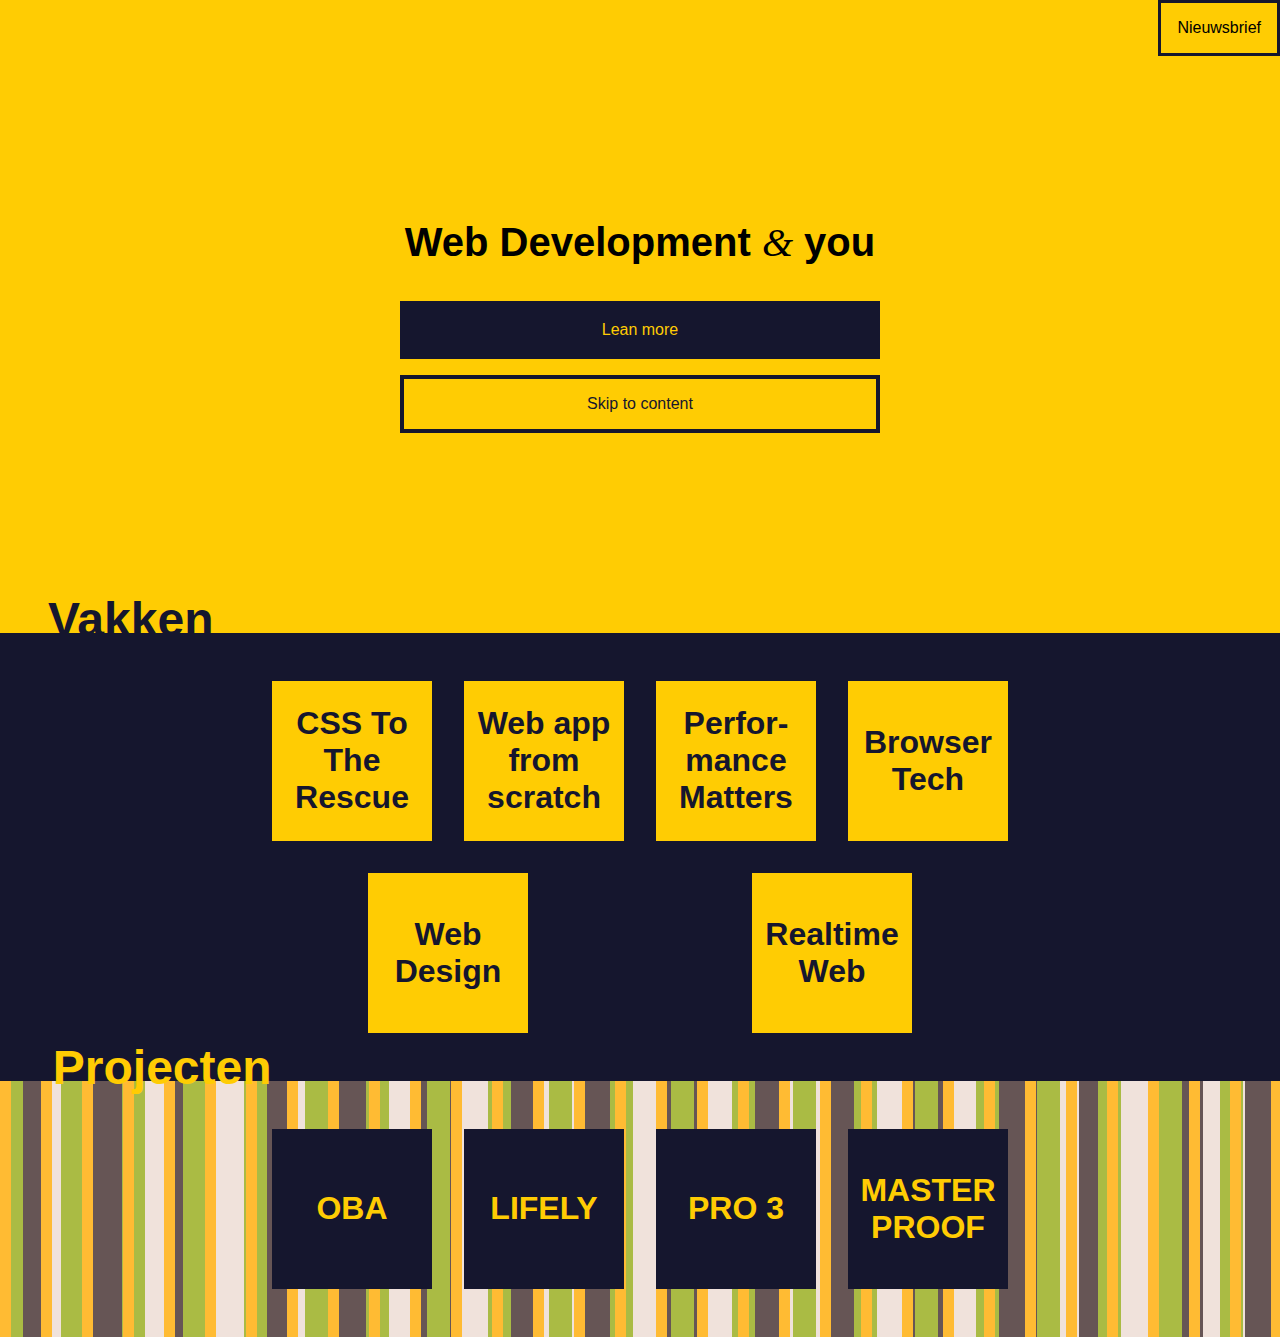
<file: index.html>
<!DOCTYPE html>
<html>
  <head>
    <meta charset="utf-8">
    <title>muise001</title>
    <link rel="stylesheet" href="css.css">
  </head>
  <body>
    <nav class="mainHeader">
      <div class="header-text">
        <h1>Web Development <span>&</span> you</h1>
        <div class="buttons">
          <a href="learnmore.html" class="button1 buttonBlue" type="button" name="button">Lean more</a>
          <a href="#main" class="buttonYellow" type="button" name="button">Skip to content</a>
        </div>
        <div class="">
          <label for="showIets">Nieuwsbrief</label>
          <input id="showIets" type="checkbox" name="" value="">
          <div class="">
            <p>Schrijf je in voor de nieuwsbrief</p>
            <label for="e-mail">E-mail</label>
            <input id="e-mail" required type="email" name="" value="">
            <input id="checkuboxu"type="checkbox">
            <label for="checkuboxu"></label>
            <label for="appeltje">ik accepteer de voorwaarden</label>
            <input type="button" name="" value="klaar">
          </div>
        </div>
      </div>
    </nav>
    <main>
      <h2 id="main">Vakken</h2>
      <div class="vakken">
        <a class="les" href="cssttr.html">
          <div class="css">
            <p>CSS To The Rescue</p>
          </div>
        </a>
        <a class="les" href="wafs.html">
          <div class="css">
            <p>Web app from scratch</p>
          </div>
        </a>
        <a class="les" href="pm.html">
          <div class="css">
            <p>Perfor-mance Matters</p>
          </div>
        </a>
        <a class="les" href="bt.html">
          <div class="css">
            <p>Browser Tech</p>
          </div>
        </a>
        <a class="les" href="wd.html">
          <div class="css">
            <p>Web Design</p>
          </div>
        </a>
        <a class="les" href="rtw.html">
          <div class="css">
            <p>Realtime Web</p>
          </div>
        </a>
      </div>
    </main>
    <footer>
      <h2>Projecten</h2>
      <div class="projecten">
        <a class="les" href="oba.html">
          <div class="project">
            <p>OBA</p>
          </div>
        </a>
        <a class="les" href="lifely.html">
          <div class="project">
            <p>LIFELY</p>
          </div>
        </a>
        <a class="les" href="projectdrie.html">
          <div class="project">
            <p>PRO 3</p>
          </div>
        </a>
        <a class="les" href="masterproof.html">
          <div class="project">
            <p>MASTER PROOF</p>
          </div>
        </a>
      </div>
    </footer>
  </body>
</html>
</file>
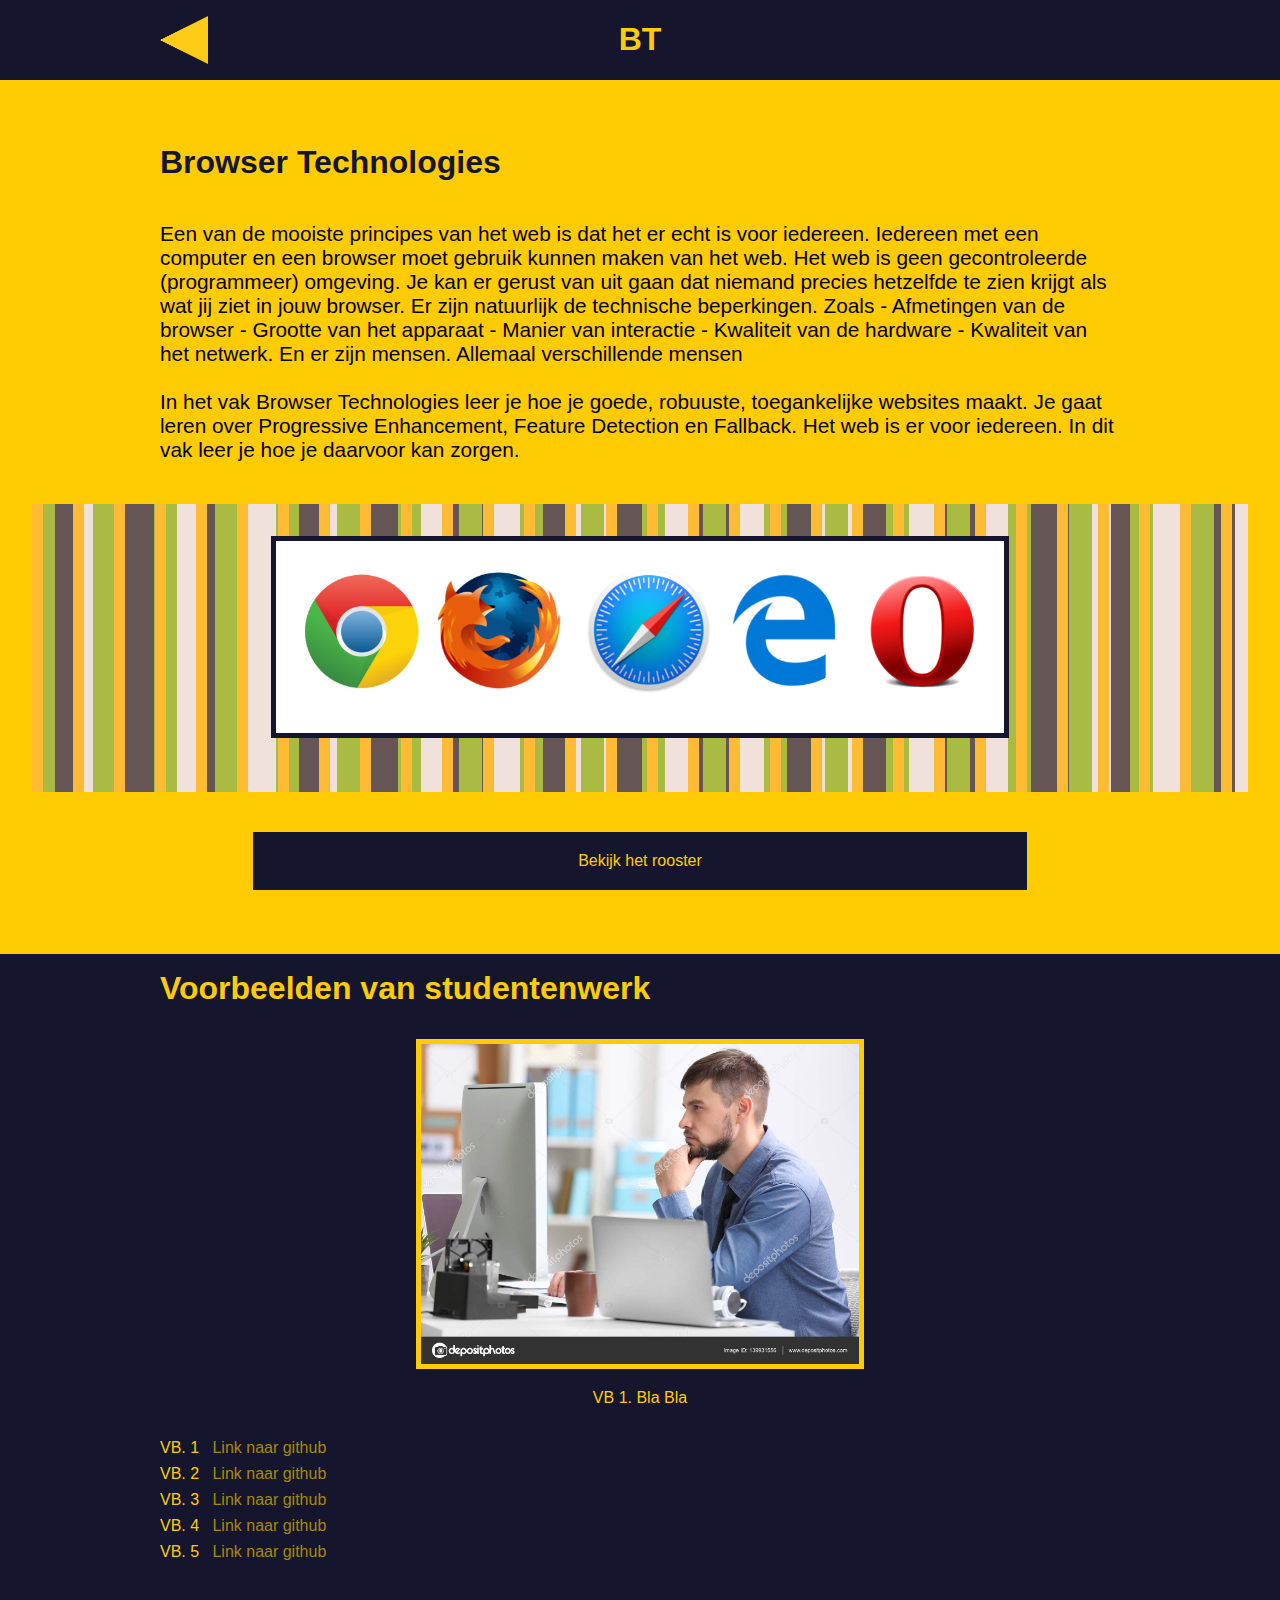
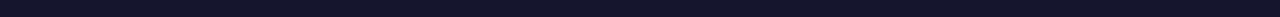
<file: bt.html>
<!DOCTYPE html>
<html>
  <head>
    <meta charset="utf-8">
    <title>BT</title>
    <link rel="stylesheet" href="css.css">
  </head>
  <body>
    <header class="pageHeader">
      <a class="terugKnop" href="index.html"> <img src="img/terug.png" alt=""> </a>
      <h1>BT</h1>
      <input id="hamburger" type="checkbox" name="" value=""></input>
      <label for="hamburger"><img src="img/hamburger.png" alt=""></label>
      <aside class="hamburgerMenu">
        <nav>
          <ul>
            <li> <a href="rooster.html">Check het rooster</a> </li>
            <li> <a href="index.html">Terug naar home</a> </li>
            <li> <a id="sluitDan" href="#">Sluit Menu</a> </li>
          </ul>
        </nav>
      </aside>
    </header>
    <main class="pageMain">
      <h3>Browser Technologies</h3>
      <p> Een van de mooiste principes van het web is dat het er echt is voor iedereen. Iedereen met een computer en een browser moet gebruik kunnen maken van het web. Het web is geen gecontroleerde (programmeer) omgeving. Je kan er gerust van uit gaan dat niemand precies hetzelfde te zien krijgt als wat jij ziet in jouw browser. Er zijn natuurlijk de technische beperkingen. Zoals - Afmetingen van de browser - Grootte van het apparaat - Manier van interactie - Kwaliteit van de hardware - Kwaliteit van het netwerk. En er zijn mensen. Allemaal verschillende mensen <br/><br/> In het vak Browser Technologies leer je hoe je goede, robuuste, toegankelijke websites maakt. Je gaat leren over Progressive Enhancement, Feature Detection en Fallback. Het web is er voor iedereen. In dit vak leer je hoe je daarvoor kan zorgen.

      </br/>
      </p>
      <div class="images eenImg">
        <img src="img/browsers.png" alt="">
      </div>
    </main>
    <section>
      <div class="buttons">
        <a href="rooster.html" class="buttonBlue" type="button" name="button">Bekijk het rooster</a>
      </div>
    </section>
    <article class="besteWerken">
      <h3>Voorbeelden van studentenwerk</h3>
      <div class="slideShow">
        <div class="slideShowFotos">
          <div class="slideShowItem">
            <img src="img/test.jpg" alt="">
            <p>VB 1. Bla Bla</p>
          </div>
          <div class="slideShowItem">
            <img src="img/test2.jpg" alt="">
            <p>VB 2. Bla Bla</p>
          </div>
          <div class="slideShowItem">
            <img src="img/test2.jpg" alt="">
            <p>VB 3. Bla Bla</p>
          </div>
          <div class="slideShowItem">
            <img src="img/test.jpg" alt="">
            <p>VB 4. Bla Bla</p>
          </div>
          <div class="slideShowItem">
            <img src="img/test.jpg" alt="">
            <p>VB 5. Bla Bla</p>
          </div>
        </div>
        <nav>
          <ol>
            <li> <a href="#"  target="_blank">Link naar github</a> </li>
            <li> <a href="#" target="_blank">Link naar github</a> </li>
            <li> <a href="#" target="_blank">Link naar github</a> </li>
            <li> <a href="#" target="_blank">Link naar github</a> </li>
            <li> <a href="#" target="_blank">Link naar github</a> </li>
          </ol>
        </nav>
      </div>
    </article>
    <script type="text/javascript" src="js.js"></script>
  </body>
</html>
</file>
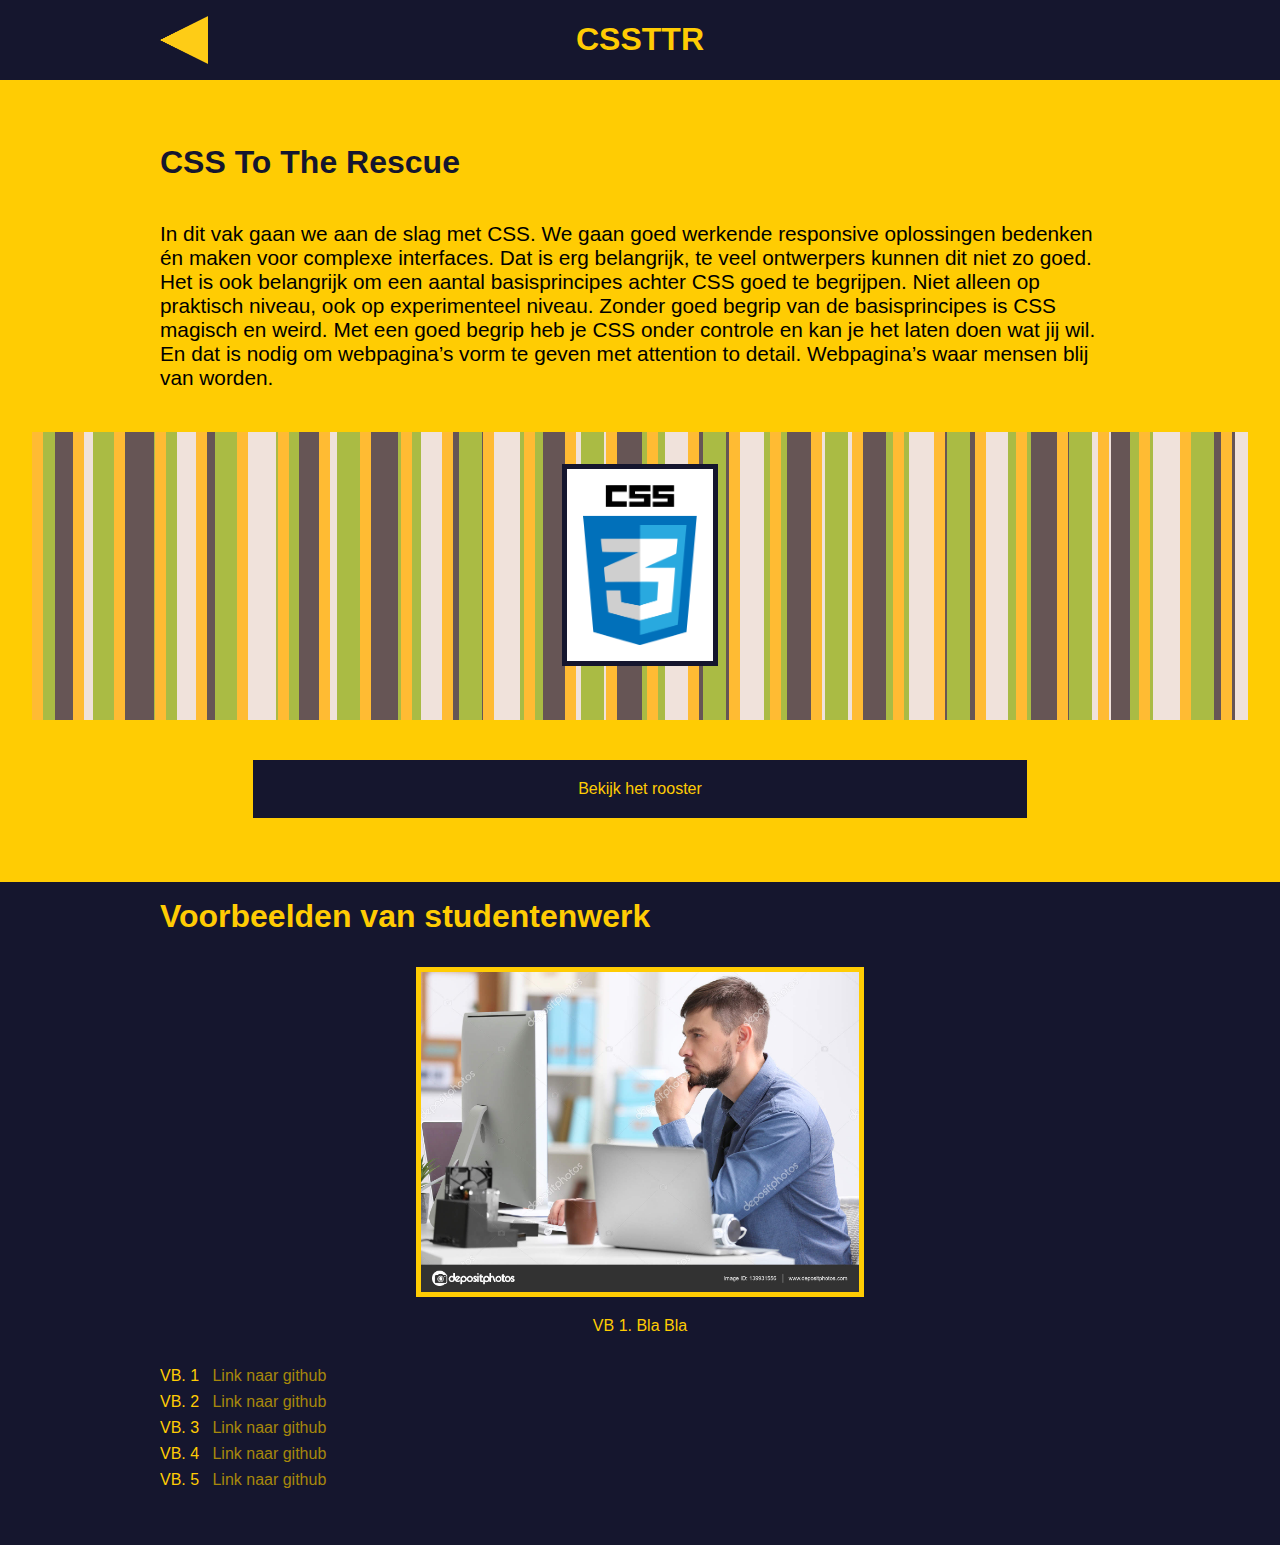
<file: cssttr.html>
<!DOCTYPE html>
<html>
  <head>
    <meta charset="utf-8">
    <title>CSSTTR</title>
    <link rel="stylesheet" href="css.css">
  </head>
  <body>
    <header class="pageHeader">
      <a class="terugKnop" href="index.html"> <img src="img/terug.png" alt=""> </a>
      <h1>CSSTTR</h1>
      <input id="hamburger" type="checkbox" name="" value=""></input>
      <label for="hamburger"><img src="img/hamburger.png" alt=""></label>
      <aside class="hamburgerMenu">
        <nav>
          <ul>
            <li> <a href="rooster.html">Check het rooster</a> </li>
            <li> <a href="index.html">Terug naar home</a> </li>
            <li> <a id="sluitDan" href="#">Sluit Menu</a> </li>
          </ul>
        </nav>
      </aside>
    </header>
    <main class="pageMain">
      <h3>CSS To The Rescue</h3>
      <p> In dit vak gaan we aan de slag met CSS. We gaan goed werkende responsive oplossingen bedenken én maken voor complexe interfaces. Dat is erg belangrijk, te veel ontwerpers kunnen dit niet zo goed. Het is ook belangrijk om een aantal basisprincipes achter CSS goed te begrijpen. Niet alleen op praktisch niveau, ook op experimenteel niveau. Zonder goed begrip van de basisprincipes is CSS magisch en weird. Met een goed begrip heb je CSS onder controle en kan je het laten doen wat jij wil.  En dat is nodig om webpagina’s vorm te geven met attention to detail. Webpagina’s waar mensen blij van worden.
      </p>
      <div class="images eenImg">
        <img src="img/css.png" alt="">
      </div>
    </main>
    <section>
      <div class="buttons">
        <a href="rooster.html" class="buttonBlue" type="button" name="button">Bekijk het rooster</a>
      </div>
    </section>
    <article class="besteWerken">
      <h3>Voorbeelden van studentenwerk</h3>
      <div class="slideShow">
        <div class="slideShowFotos">
          <div class="slideShowItem">
            <img src="img/test.jpg" alt="">
            <p>VB 1. Bla Bla</p>
          </div>
          <div class="slideShowItem">
            <img src="img/test2.jpg" alt="">
            <p>VB 2. Bla Bla</p>
          </div>
          <div class="slideShowItem">
            <img src="img/test2.jpg" alt="">
            <p>VB 3. Bla Bla</p>
          </div>
          <div class="slideShowItem">
            <img src="img/test.jpg" alt="">
            <p>VB 4. Bla Bla</p>
          </div>
          <div class="slideShowItem">
            <img src="img/test.jpg" alt="">
            <p>VB 5. Bla Bla</p>
          </div>
        </div>
        <nav>
          <ol>
            <li> <a href="#"  target="_blank">Link naar github</a> </li>
            <li> <a href="#" target="_blank">Link naar github</a> </li>
            <li> <a href="#" target="_blank">Link naar github</a> </li>
            <li> <a href="#" target="_blank">Link naar github</a> </li>
            <li> <a href="#" target="_blank">Link naar github</a> </li>
          </ol>
        </nav>
      </div>
    </article>
    <script type="text/javascript" src="js.js"></script>
  </body>
</html>
</file>
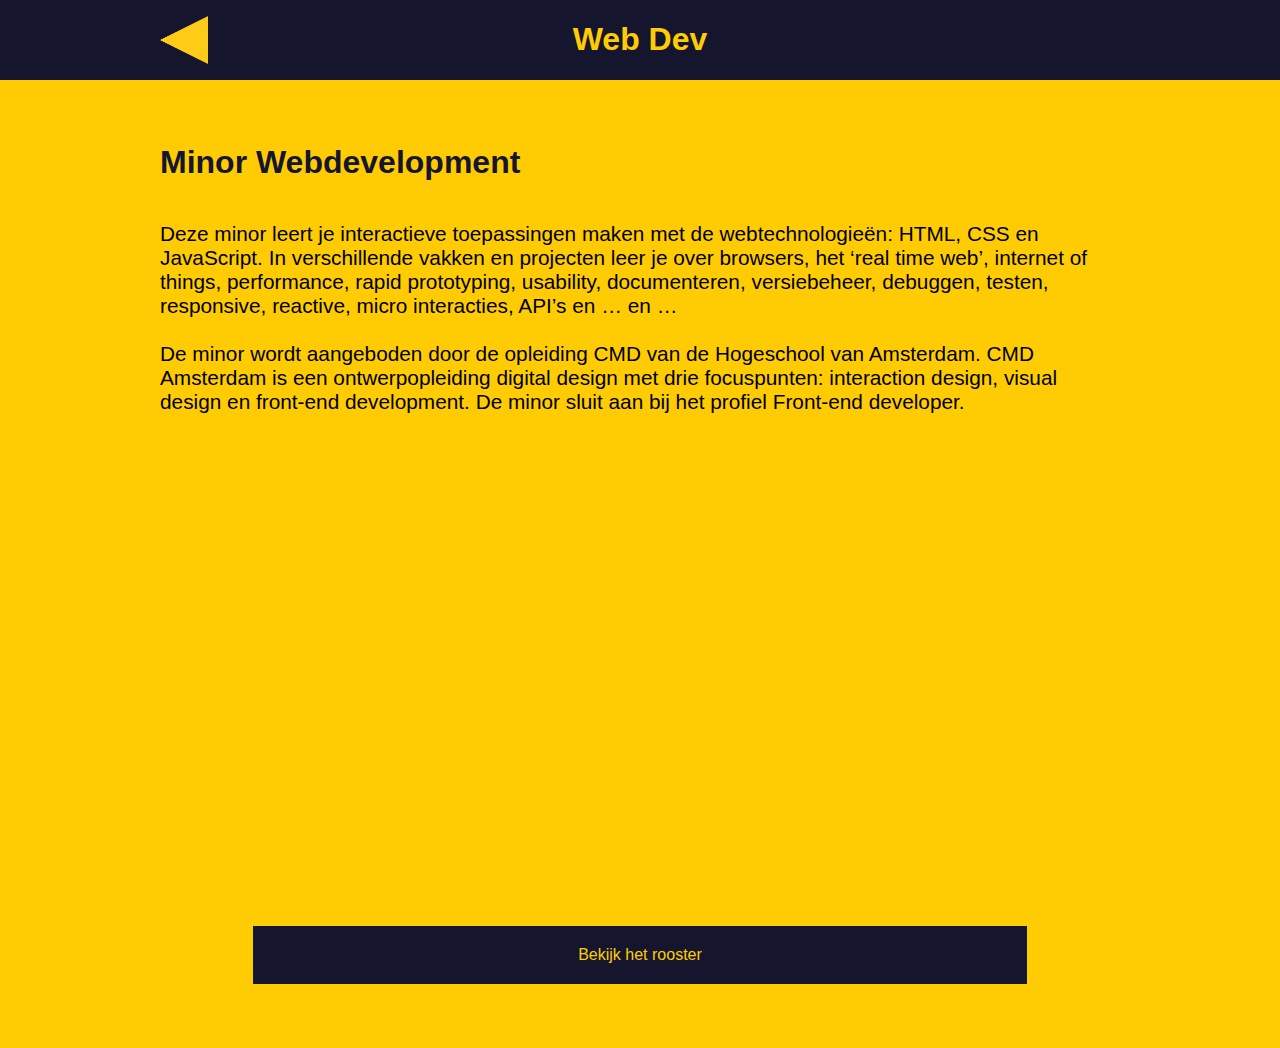
<file: learnmore.html>
<!DOCTYPE html>
<html>
  <head>
    <meta charset="utf-8">
    <title>Minor Web Dev</title>
    <link rel="stylesheet" href="alternative.css">
  </head>
  <body>
    <header class="pageHeader">
      <a class="terugKnop" href="index.html"> <img src="img/terug.png" alt=""> </a>
      <h1>Web Dev</h1>
      <input id="hamburger" type="checkbox" name="" value=""></input>
      <label for="hamburger"><img src="img/hamburger.png" alt=""></label>
      <aside class="hamburgerMenu">
        <nav>
          <ul>
            <li> <a href="rooster.html">Check het rooster</a> </li>
            <li> <a href="index.html">Terug naar home</a> </li>
            <li> <a id="sluitDan" href="#">Sluit Menu</a> </li>
          </ul>
        </nav>
      </aside>
    </header>
    <main class="pageMain">
      <h3>Minor Webdevelopment</h3>
      <p> Deze minor leert je interactieve toepassingen maken met de webtechnologieën: HTML, CSS en JavaScript. In verschillende vakken en projecten leer je over browsers, het ‘real time web’, internet of things, performance, rapid prototyping, usability, documenteren, versiebeheer, debuggen, testen, responsive, reactive, micro interacties, API’s en … en …
        <br><br>
De minor wordt aangeboden door de opleiding CMD van de Hogeschool van Amsterdam. CMD Amsterdam is een ontwerpopleiding digital design met drie focuspunten: interaction design, visual design en front-end development. De minor sluit aan bij het profiel Front-end developer.</p>
      <div class="images slider">
        <div class="slideShowFotos">
          <div class="slideShowItem">
            <img src="img/minorfoto.jpg" alt="">
          </div>
          <div class="slideShowItem">
            <img src="img/minorfoto2.jpg" alt="">
          </div>
          <div class="slideShowItem">
            <img src="img/minorfoto3.jpg" alt="">

          </div>
          <div class="slideShowItem">
            <img src="img/minorfoto4.jpg" alt="">
          </div>
          <div class="slideShowItem">
            <img src="img/minorfoto5.jpg" alt="">
          </div>
        </div>
      </div>
    </main>
    <section>
      <div class="buttons">
        <a href="rooster.html" class="none button Blue uphigh" type="button" name="button">Bekijk het rooster</a>
      </div>
    </section>
    <script type="text/javascript" src="js.js"></script>
  </body>
</html>
</file>
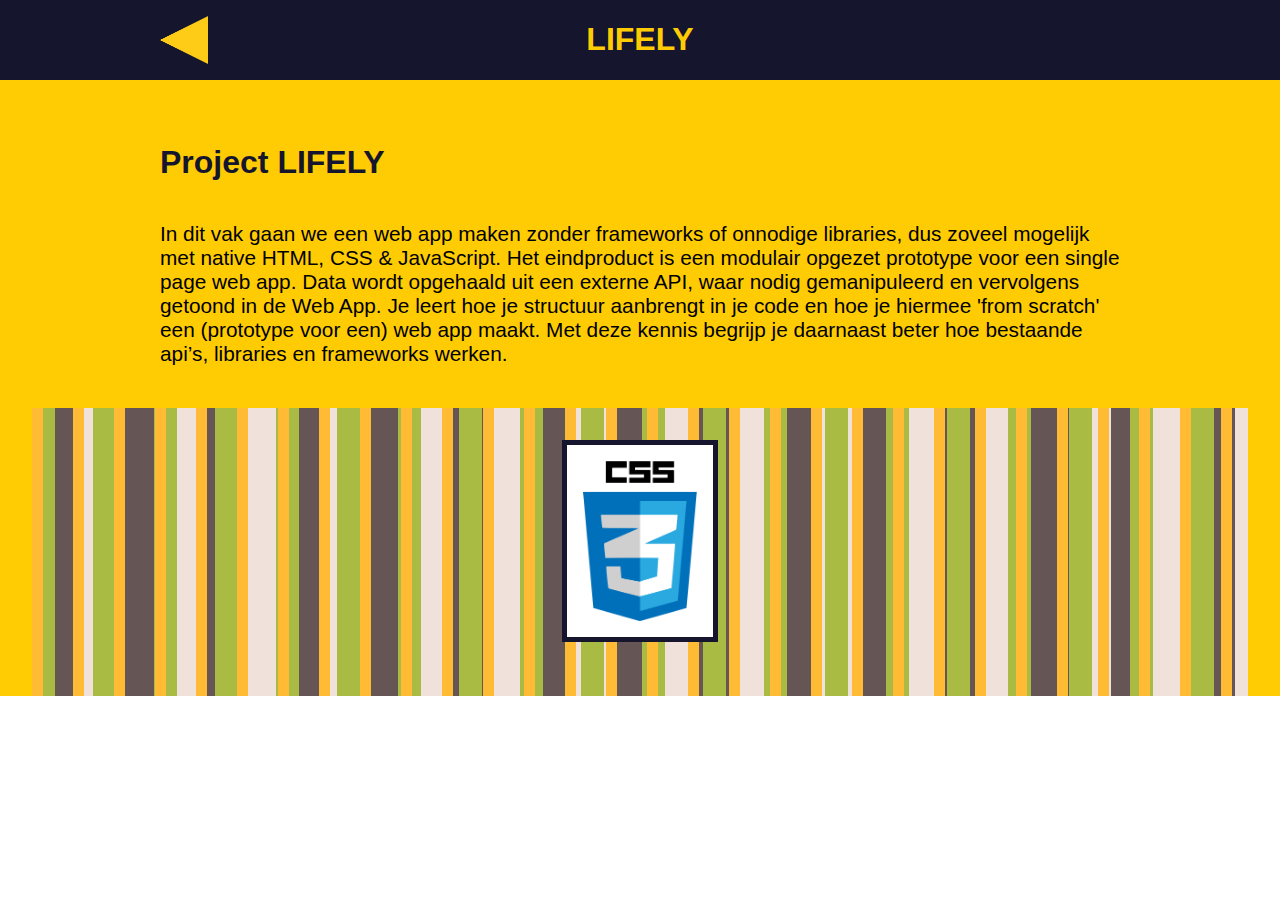
<file: lifely.html>
<!DOCTYPE html>
<html>
  <head>
    <meta charset="utf-8">
    <title>LIFELY</title>
    <link rel="stylesheet" href="css.css">
  </head>
  <body>
    <header class="pageHeader">
      <a class="terugKnop" href="index.html"> <img src="img/terug.png" alt=""> </a>
      <h1>LIFELY</h1>
      <input id="hamburger" type="checkbox" name="" value=""></input>
      <label for="hamburger"><img src="img/hamburger.png" alt=""></label>
      <aside class="hamburgerMenu">
        <nav>
          <ul>
            <li> <a href="rooster.html">Check het rooster</a> </li>
            <li> <a href="index.html">Terug naar home</a> </li>
            <li> <a id="sluitDan" href="#">Sluit Menu</a> </li>
          </ul>
        </nav>
      </aside>
    </header>
    <main class="pageMain">
      <h3>Project LIFELY</h3>
      <p> In dit vak gaan we een web app maken zonder frameworks of onnodige libraries, dus zoveel mogelijk met native HTML, CSS & JavaScript. Het eindproduct is een modulair opgezet prototype voor een single page web app. Data wordt opgehaald uit een externe API, waar nodig gemanipuleerd en vervolgens getoond in de Web App. Je leert hoe je structuur aanbrengt in je code en hoe je hiermee 'from scratch' een (prototype voor een) web app maakt. Met deze kennis begrijp je daarnaast beter hoe bestaande api’s, libraries en frameworks werken.
      </p>
      <div class="images eenImg">
        <img src="img/css.png" alt="">
      </div>
    </main>
    <script type="text/javascript" src="js.js"></script>
  </body>
</html>
</file>
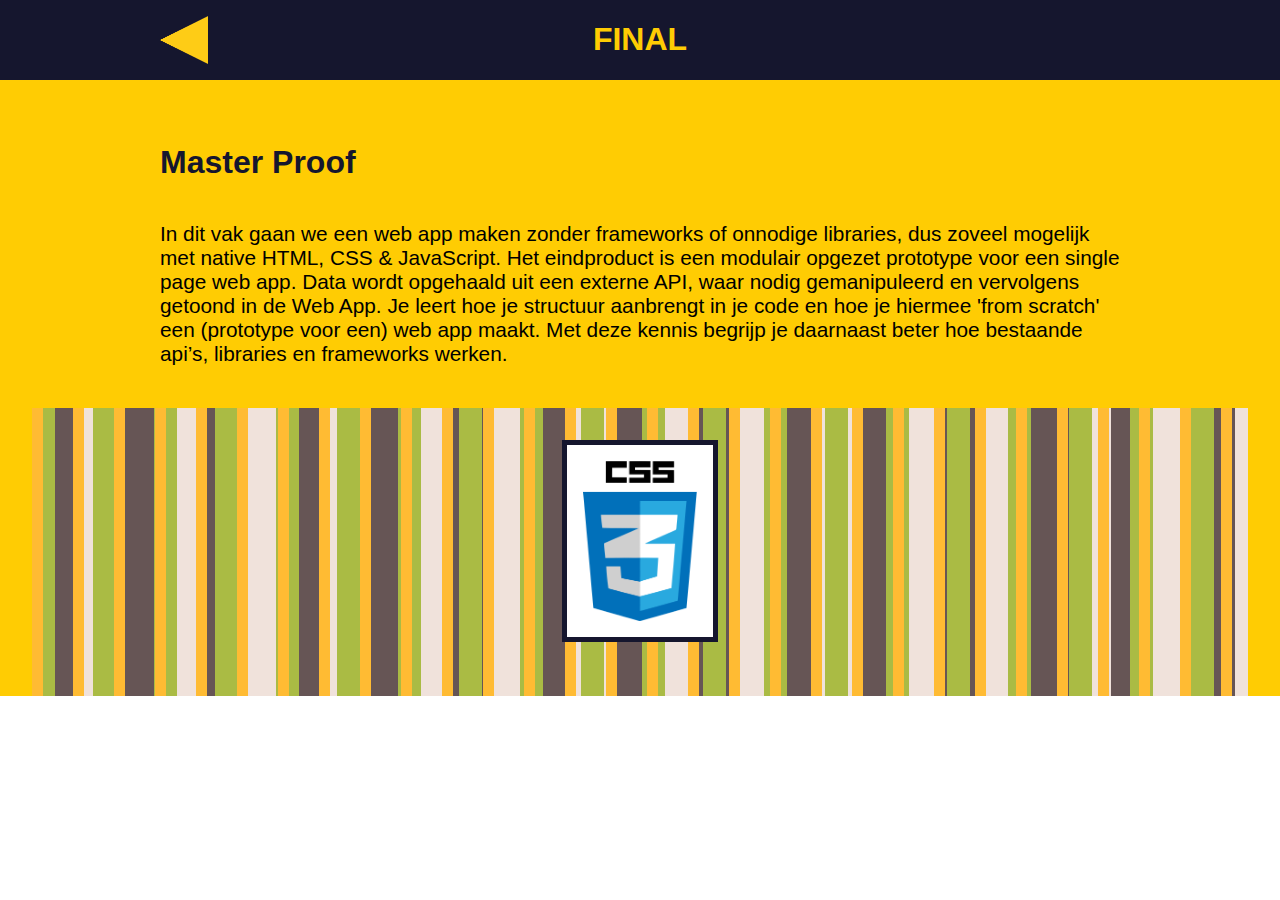
<file: masterproof.html>
<!DOCTYPE html>
<html>
  <head>
    <meta charset="utf-8">
    <title>Master Proof</title>
    <link rel="stylesheet" href="css.css">
  </head>
  <body>
    <header class="pageHeader">
      <a class="terugKnop" href="index.html"> <img src="img/terug.png" alt=""> </a>
      <h1>FINAL</h1>
      <input id="hamburger" type="checkbox" name="" value=""></input>
      <label for="hamburger"><img src="img/hamburger.png" alt=""></label>
      <aside class="hamburgerMenu">
        <nav>
          <ul>
            <li> <a href="rooster.html">Check het rooster</a> </li>
            <li> <a href="index.html">Terug naar home</a> </li>
            <li> <a id="sluitDan" href="#">Sluit Menu</a> </li>
          </ul>
        </nav>
      </aside>
    </header>
    <main class="pageMain">
      <h3>Master Proof</h3>
      <p> In dit vak gaan we een web app maken zonder frameworks of onnodige libraries, dus zoveel mogelijk met native HTML, CSS & JavaScript. Het eindproduct is een modulair opgezet prototype voor een single page web app. Data wordt opgehaald uit een externe API, waar nodig gemanipuleerd en vervolgens getoond in de Web App. Je leert hoe je structuur aanbrengt in je code en hoe je hiermee 'from scratch' een (prototype voor een) web app maakt. Met deze kennis begrijp je daarnaast beter hoe bestaande api’s, libraries en frameworks werken.
      </p>
      <div class="images eenImg">
        <img src="img/css.png" alt="">
      </div>
    </main>
    <script type="text/javascript" src="js.js"></script>
  </body>
</html>
</file>
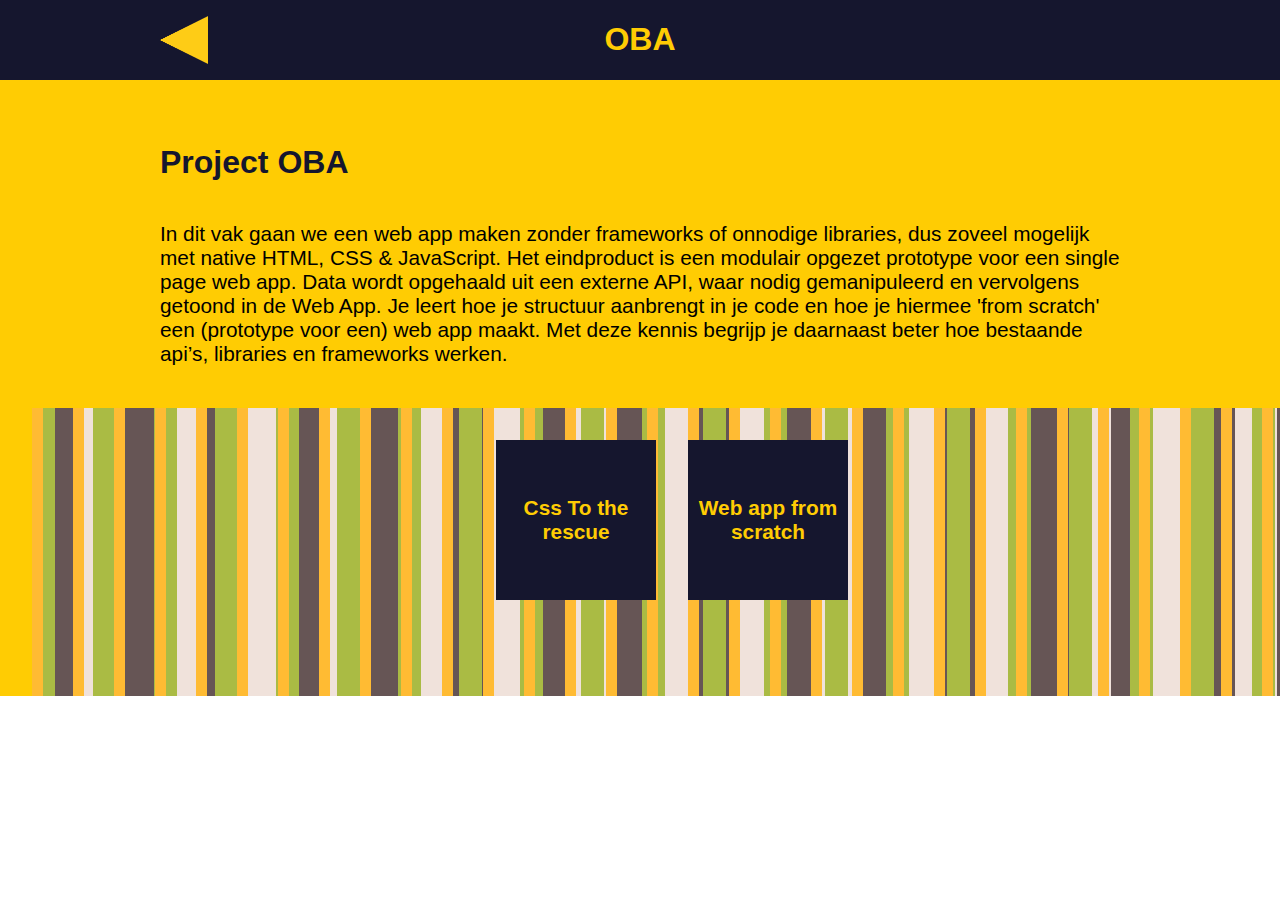
<file: oba.html>
<!DOCTYPE html>
<html>
  <head>
    <meta charset="utf-8">
    <title>OBA</title>
    <link rel="stylesheet" href="css.css">
  </head>
  <body>
    <header class="pageHeader">
      <a class="terugKnop" href="index.html"> <img src="img/terug.png" alt=""> </a>
      <h1>OBA</h1>
      <input id="hamburger" type="checkbox" name="" value=""></input>
      <label for="hamburger"><img src="img/hamburger.png" alt=""></label>
      <aside class="hamburgerMenu">
        <nav>
          <ul>
            <li> <a href="rooster.html">Check het rooster</a> </li>
            <li> <a href="index.html">Terug naar home</a> </li>
            <li> <a id="sluitDan" href="#">Sluit Menu</a> </li>
          </ul>
        </nav>
      </aside>
    </header>
    <main class="pageMain">
      <h3>Project OBA</h3>
      <p> In dit vak gaan we een web app maken zonder frameworks of onnodige libraries, dus zoveel mogelijk met native HTML, CSS & JavaScript. Het eindproduct is een modulair opgezet prototype voor een single page web app. Data wordt opgehaald uit een externe API, waar nodig gemanipuleerd en vervolgens getoond in de Web App. Je leert hoe je structuur aanbrengt in je code en hoe je hiermee 'from scratch' een (prototype voor een) web app maakt. Met deze kennis begrijp je daarnaast beter hoe bestaande api’s, libraries en frameworks werken.
      </p>
      <div class="projecten">
        <a class="les" href="oba.html">
          <div class="project">
            <p>Css To the rescue</p>
          </div>
        </a>
        <a class="les" href="oba.html">
          <div class="project">
            <p>Web app from scratch</p>
          </div>
        </a>
      </div>
    </main>
    <script type="text/javascript" src="js.js"></script>
  </body>
</html>
</file>
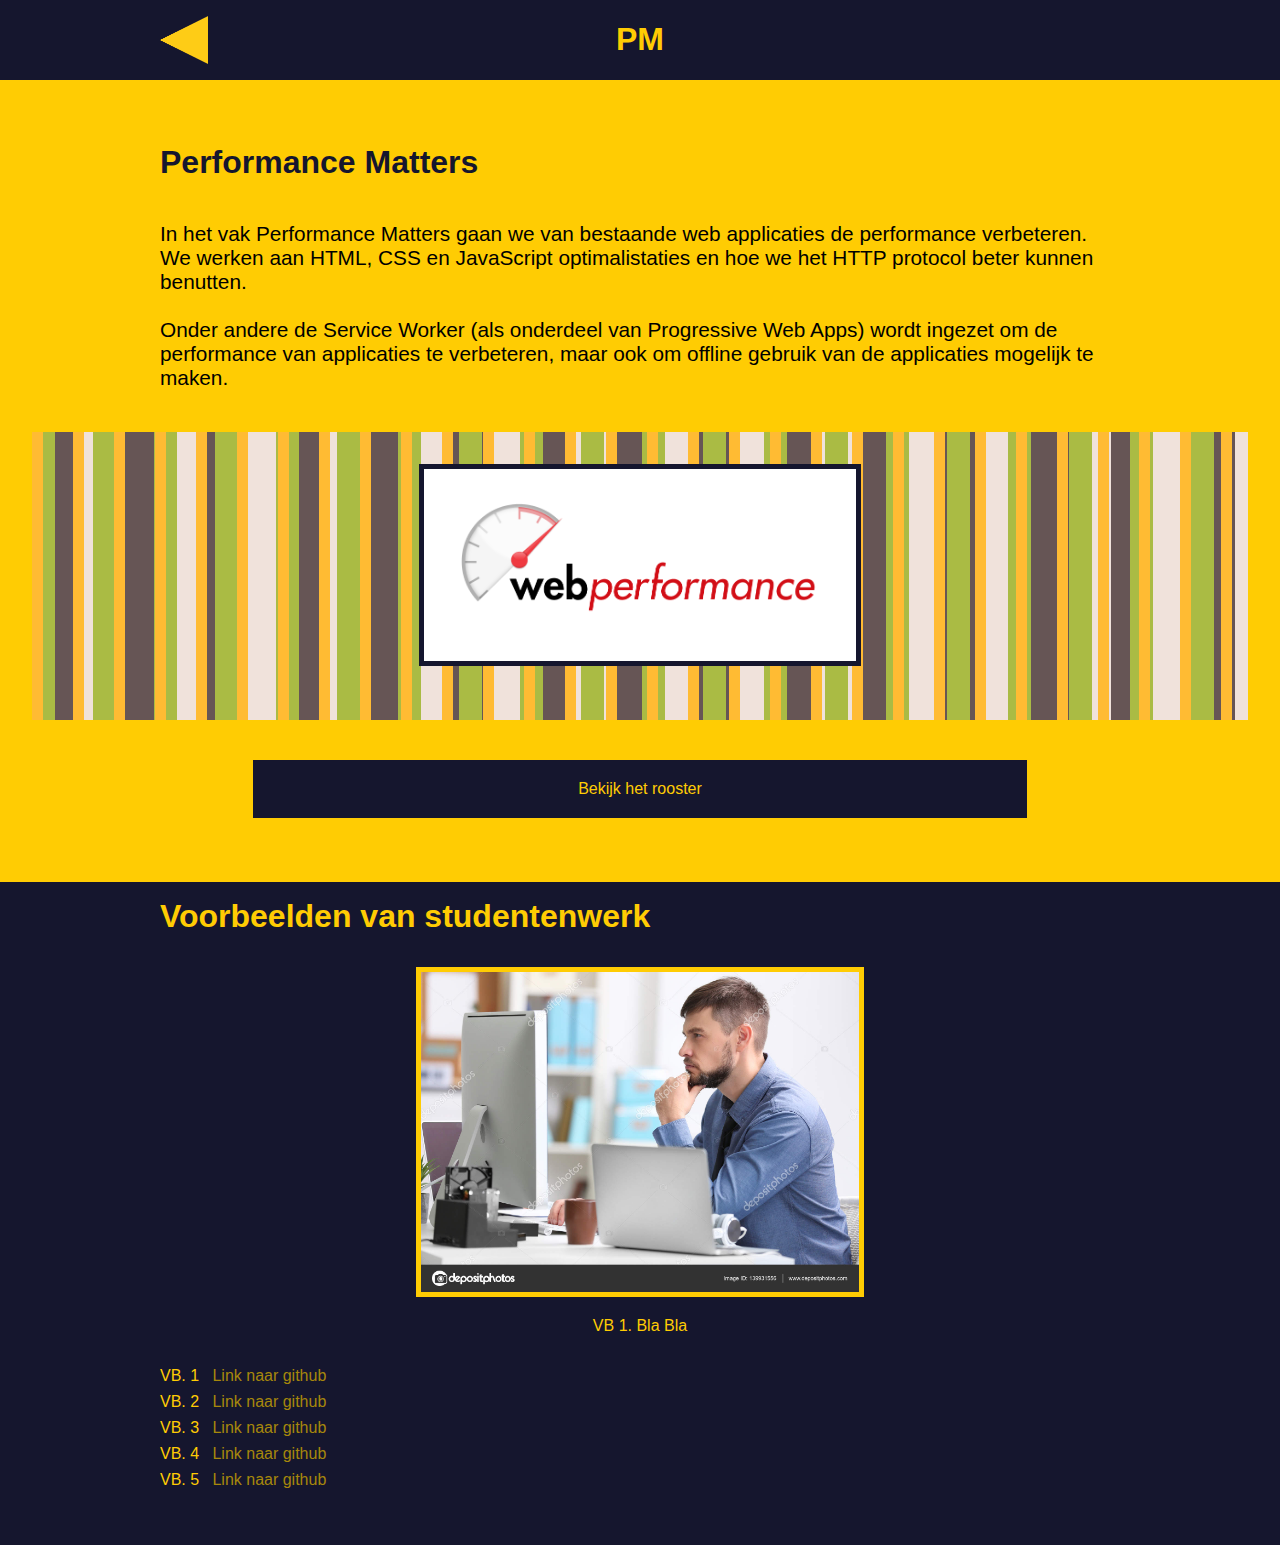
<file: pm.html>
<!DOCTYPE html>
<html>
  <head>
    <meta charset="utf-8">
    <title>PM</title>
    <link rel="stylesheet" href="css.css">
  </head>
  <body>
    <header class="pageHeader">
      <a class="terugKnop" href="index.html"> <img src="img/terug.png" alt=""> </a>
      <h1>PM</h1>
      <input id="hamburger" type="checkbox" name="" value=""></input>
      <label for="hamburger"><img src="img/hamburger.png" alt=""></label>
      <aside class="hamburgerMenu">
        <nav>
          <ul>
            <li> <a href="rooster.html">Check het rooster</a> </li>
            <li> <a href="index.html">Terug naar home</a> </li>
            <li> <a id="sluitDan" href="#">Sluit Menu</a> </li>
          </ul>
        </nav>
      </aside>
    </header>
    <main class="pageMain">
      <h3>Performance Matters</h3>
      <p> In het vak Performance Matters gaan we van bestaande web applicaties de performance verbeteren. We werken aan HTML, CSS en JavaScript optimalistaties en hoe we het HTTP protocol beter kunnen benutten. <br/><br/>Onder andere de Service Worker (als onderdeel van Progressive Web Apps) wordt ingezet om de performance van applicaties te verbeteren, maar ook om offline gebruik van de applicaties mogelijk te maken.
      </p>
      <div class="images eenImg">
        <img src="img/webperf.png" alt="">
      </div>
    </main>
    <section>
      <div class="buttons">
        <a href="rooster.html" class="buttonBlue" type="button" name="button">Bekijk het rooster</a>
      </div>
    </section>
    <article class="besteWerken">
      <h3>Voorbeelden van studentenwerk</h3>
      <div class="slideShow">
        <div class="slideShowFotos">
          <div class="slideShowItem">
            <img src="img/test.jpg" alt="">
            <p>VB 1. Bla Bla</p>
          </div>
          <div class="slideShowItem">
            <img src="img/test2.jpg" alt="">
            <p>VB 2. Bla Bla</p>
          </div>
          <div class="slideShowItem">
            <img src="img/test2.jpg" alt="">
            <p>VB 3. Bla Bla</p>
          </div>
          <div class="slideShowItem">
            <img src="img/test.jpg" alt="">
            <p>VB 4. Bla Bla</p>
          </div>
          <div class="slideShowItem">
            <img src="img/test.jpg" alt="">
            <p>VB 5. Bla Bla</p>
          </div>
        </div>
        <nav>
          <ol>
            <li> <a href="#"  target="_blank">Link naar github</a> </li>
            <li> <a href="#" target="_blank">Link naar github</a> </li>
            <li> <a href="#" target="_blank">Link naar github</a> </li>
            <li> <a href="#" target="_blank">Link naar github</a> </li>
            <li> <a href="#" target="_blank">Link naar github</a> </li>
          </ol>
        </nav>
      </div>
    </article>
    <script type="text/javascript" src="js.js"></script>
  </body>
</html>
</file>
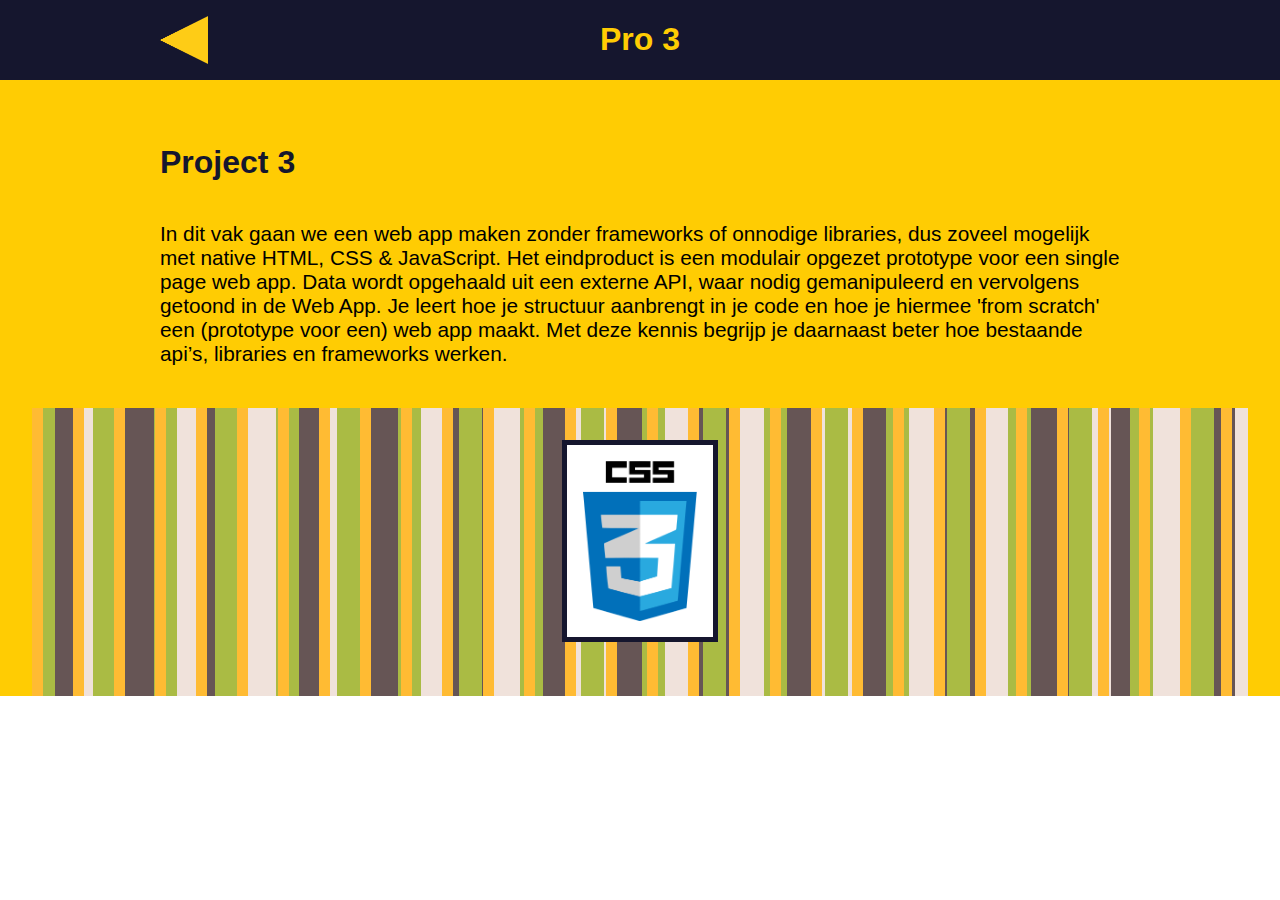
<file: projectdrie.html>
<!DOCTYPE html>
<html>
  <head>
    <meta charset="utf-8">
    <title>Pro 3</title>
    <link rel="stylesheet" href="css.css">
  </head>
  <body>
    <header class="pageHeader">
      <a class="terugKnop" href="index.html"> <img src="img/terug.png" alt=""> </a>
      <h1>Pro 3</h1>
      <input id="hamburger" type="checkbox" name="" value=""></input>
      <label for="hamburger"><img src="img/hamburger.png" alt=""></label>
      <aside class="hamburgerMenu">
        <nav>
          <ul>
            <li> <a href="rooster.html">Check het rooster</a> </li>
            <li> <a href="index.html">Terug naar home</a> </li>
            <li> <a id="sluitDan" href="#">Sluit Menu</a> </li>
          </ul>
        </nav>
      </aside>
    </header>
    <main class="pageMain">
      <h3>Project 3</h3>
      <p> In dit vak gaan we een web app maken zonder frameworks of onnodige libraries, dus zoveel mogelijk met native HTML, CSS & JavaScript. Het eindproduct is een modulair opgezet prototype voor een single page web app. Data wordt opgehaald uit een externe API, waar nodig gemanipuleerd en vervolgens getoond in de Web App. Je leert hoe je structuur aanbrengt in je code en hoe je hiermee 'from scratch' een (prototype voor een) web app maakt. Met deze kennis begrijp je daarnaast beter hoe bestaande api’s, libraries en frameworks werken.
      </p>
      <div class="images eenImg">
        <img src="img/css.png" alt="">
      </div>
    </main>
    <script type="text/javascript" src="js.js"></script>
  </body>
</html>
</file>
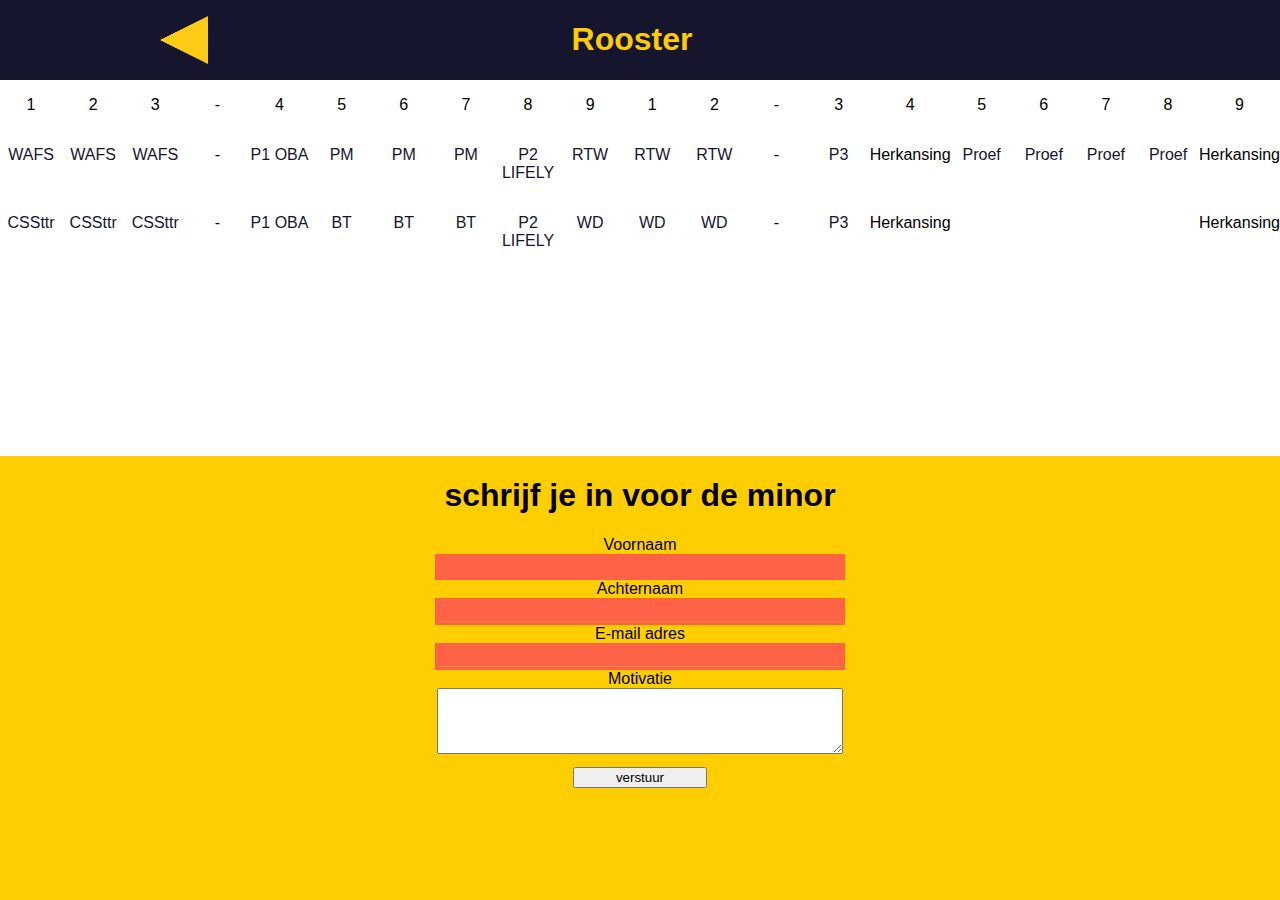
<file: rooster.html>
<!DOCTYPE html>
<html>
  <head>
    <meta charset="utf-8">
    <title>Minor Web Dev</title>
    <link rel="stylesheet" href="rooster.css">
  </head>
  <body class="rooster">
    <header class="pageHeader pageHeaderFixed">
      <a class="terugKnop" href="index.html"> <img src="img/terug.png" alt=""> </a>
      <h1>Rooster</h1>
      <p></p>
    </header>
    <main class="tabel">


      <!-- <table class="tg">
        <tr>
          <th class="tg-c3ow">1</th>
          <th class="tg-c3ow">2</th>
          <th class="tg-c3ow">3</th>
          <th class="tg-c3ow">-</th>
          <th class="tg-c3ow">4</th>
          <th class="tg-c3ow">5</th>
          <th class="tg-c3ow">6</th>
          <th class="tg-c3ow">7</th>
          <th class="tg-c3ow">8</th>
          <th class="tg-c3ow">9</th>
          <th class="tg-c3ow">1</th>
          <th class="tg-c3ow">2</th>
          <th class="tg-c3ow">-</th>
          <th class="tg-baqh">3</th>
          <th class="tg-baqh">4</th>
          <th class="tg-baqh">5</th>
          <th class="tg-baqh">6</th>
          <th class="tg-baqh">7</th>
          <th class="tg-baqh">8</th>
          <th class="tg-baqh">9</th>
        </tr>
        <tr>
          <td class="tg-c3ow"> <a href="wafs.html">Wafs</a> </td>
          <td class="tg-c3ow"> <a href="wafs.html">Wafs</a> </td>
          <td class="tg-c3ow"> <a href="wafs.html">Wafs</a> </td>
          <td class="tg-c3ow"></td>
          <td class="tg-7btt"> <a href="oba.html">P1 OBA</a> </td>
          <td class="tg-c3ow"> <a href="pm.html">PM</a> </td>
          <td class="tg-c3ow"> <a href="pm.html">PM</a> </td>
          <td class="tg-c3ow"> <a href="pm.html">PM</a> </td>
          <td class="tg-7btt"> <a href="lifely.html">P2 LIFELY</a> </td>
          <td class="tg-c3ow"> <a href="rtw.html">RTW</a> </td>
          <td class="tg-c3ow"> <a href="rtw.html">RTW</a> </td>
          <td class="tg-c3ow"> <a href="rtw.html">RTW</a> </td>
          <td class="tg-c3ow"></td>
          <td class="tg-amwm"> <a href="projectdrie.html">P3</a> </td>
          <td class="tg-baqh">Herkansing</td>
          <td class="tg-amwm"> <a href="masterproof.html">Proef</a></td>
          <td class="tg-amwm"> <a href="masterproof.html">Proef</a></td>
          <td class="tg-amwm"> <a href="masterproof.html">Proef</a></td>
          <td class="tg-amwm"> <a href="masterproof.html">Proef</a></td>
          <td class="tg-baqh">Herkansing</td>
        </tr>
        <tr>
          <td class="tg-c3ow"> <a href="cssttr.html">Cssttr</a> </td>
          <td class="tg-c3ow"> <a href="cssttr.html">Cssttr</a> </td>
          <td class="tg-c3ow"> <a href="cssttr.html">Cssttr</a> </td>
          <td class="tg-c3ow"></td>
          <td class="tg-c3ow"></td>
          <td class="tg-c3ow"> <a href="bt.html">BT</a> </td>
          <td class="tg-c3ow"> <a href="bt.html">BT</a> </td>
          <td class="tg-c3ow"> <a href="bt.html">BT</a> </td>
          <td class="tg-c3ow"></td>
          <td class="tg-c3ow"> <a href="wd.html">WD</a> </td>
          <td class="tg-c3ow"> <a href="wd.html">WD</a> </td>
          <td class="tg-c3ow"> <a href="wd.html">WD</a> </td>
          <td class="tg-c3ow"></td>
          <td class="tg-baqh"></td>
          <td class="tg-baqh"></td>
          <td class="tg-baqh"></td>
          <td class="tg-baqh"></td>
          <td class="tg-baqh"></td>
          <td class="tg-baqh"></td>
          <td class="tg-baqh"></td>
        </tr>
      </table> -->
      <div class="">


        <!-- <div class=""> -->
          <p>1</p>
          <p>2</p>
          <p>3</p>
          <p>-</p>
          <p>4</p>
          <p>5</p>
          <p>6</p>
          <p>7</p>
          <p>8</p>
          <p>9</p>
          <p>1</p>
          <p>2</p>
          <p>-</p>
          <p>3</p>
          <p>4</p>
          <p>5</p>
          <p>6</p>
          <p>7</p>
          <p>8</p>
          <p>9</p>
        <!-- </div> -->


        <!-- <div class=""> -->
          <a href="wafs.html"> <p>WAFS</p> </a>
          <a href="wafs.html"> <p>WAFS</p> </a>
          <a href="wafs.html"> <p>WAFS</p> </a>
          <p>-</p>
          <a href="oba.html"> <p>P1 OBA</p> </a>
          <a href="pm.html"> <p>PM</p> </a>
          <a href="pm.html"> <p>PM</p> </a>
          <a href="pm.html"> <p>PM</p> </a>
          <a href="lifely.html"> <p>P2 LIFELY</p> </a>
          <a href="rtw.html"> <p>RTW</p> </a>
          <a href="rtw.html"> <p>RTW</p> </a>
          <a href="rtw.html"> <p>RTW</p> </a>
          <p>-</p>
          <a href="projectdrie.html"> <p>P3</p> </a>
          <p>Herkansing</p>
          <a href="masterproof.html"> <p>Proef</p> </a>
          <a href="masterproof.html"> <p>Proef</p> </a>
          <a href="masterproof.html"> <p>Proef</p> </a>
          <a href="masterproof.html"> <p>Proef</p> </a>
          <p>Herkansing</p>
        <!-- </div> -->


        <!-- <div class=""> -->
          <a href="cssttr.html"> <p>CSSttr</p> </a>
          <a href="cssttr.html"> <p>CSSttr</p> </a>
          <a href="cssttr.html"> <p>CSSttr</p> </a>
          <p>-</p>
          <a href="oba.html"> <p>P1 OBA</p> </a>
          <a href="bt.html"> <p>BT</p> </a>
          <a href="bt.html"> <p>BT</p> </a>
          <a href="bt.html"> <p>BT</p> </a>
          <a href="lifely.html"> <p>P2 LIFELY</p> </a>
          <a href="wd.html"> <p>WD</p> </a>
          <a href="wd.html"> <p>WD</p> </a>
          <a href="wd.html"> <p>WD</p> </a>
          <p>-</p>
          <a href="projectdrie.html"> <p>P3</p> </a>
          <p>Herkansing</p>
          <p></p>
          <p></p>
          <p></p>
          <p></p>
          <p>Herkansing</p>
        <!-- </div> -->
      </div>

      <aside class="">
        <h1>schrijf je in voor de minor</h1>
        <form class="" action="index.html" method="post">
          <label for="voornaam">Voornaam</label>
          <input required pattern=".{2,}" id="voornaam" type="text" name="" value="">
          <label for="achternaam">Achternaam</label>
          <input required pattern=".{3,}" id="achternaam" type="text" name="" value="">
          <label for="email">E-mail adres</label>
          <input required id="email" type="text" name="" value="">
          <label for="toelichting">Motivatie</label>
          <textarea id="toelichting"name="name" rows="4" cols="80"></textarea>
          <label class="">
            <input id="" type="submit" name="" value="verstuur"/>
          </label>
        </form>
      </aside>


    </main>
    <script type="text/javascript" src="js.js"></script>
  </body>
</html>
</file>
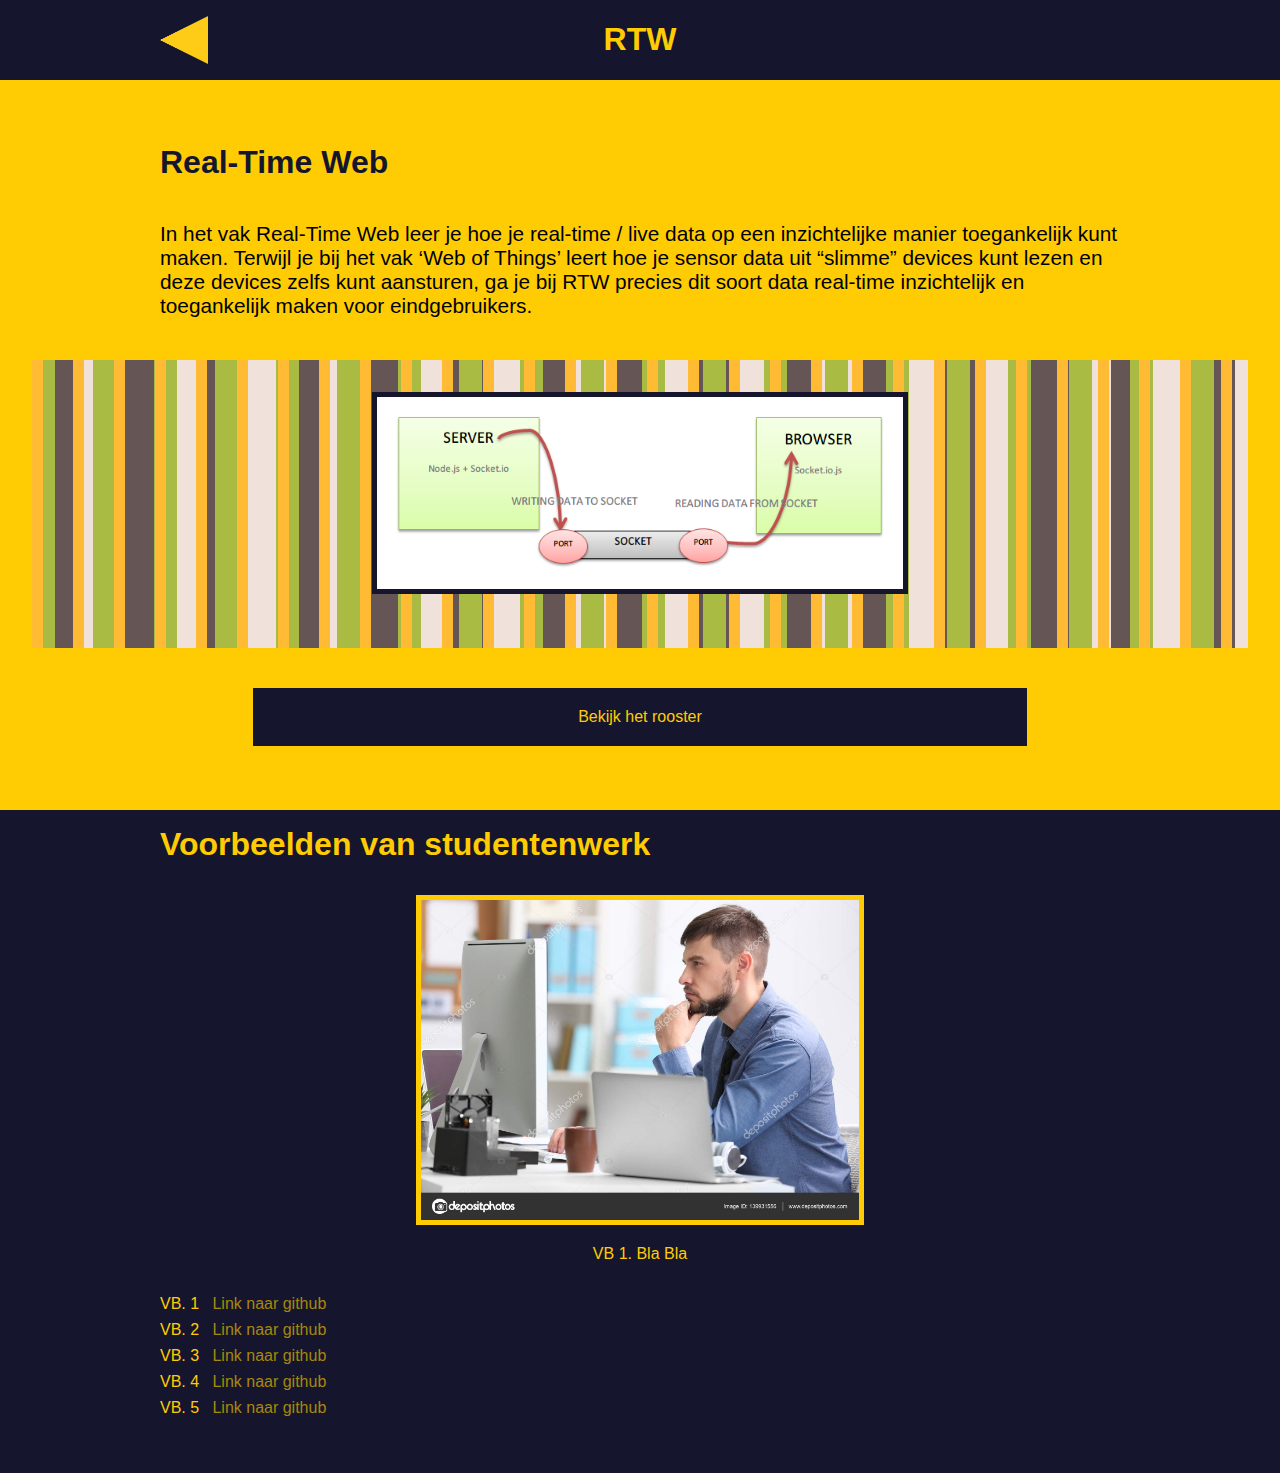
<file: rtw.html>
<!DOCTYPE html>
<html>
  <head>
    <meta charset="utf-8">
    <title>RTW</title>
    <link rel="stylesheet" href="css.css">
  </head>
  <body>
    <header class="pageHeader">
      <a class="terugKnop" href="index.html"> <img src="img/terug.png" alt=""> </a>
      <h1>RTW</h1>
      <input id="hamburger" type="checkbox" name="" value=""></input>
      <label for="hamburger"><img src="img/hamburger.png" alt=""></label>
      <aside class="hamburgerMenu">
        <nav>
          <ul>
            <li> <a href="rooster.html">Check het rooster</a> </li>
            <li> <a href="index.html">Terug naar home</a> </li>
            <li> <a id="sluitDan" href="#">Sluit Menu</a> </li>
          </ul>
        </nav>
      </aside>
    </header>
    <main class="pageMain">
      <h3>Real-Time Web</h3>
      <p> In het vak Real-Time Web leer je hoe je real-time / live data op een inzichtelijke manier toegankelijk kunt maken. Terwijl je bij het vak ‘Web of Things’ leert hoe je sensor data uit “slimme” devices kunt lezen en deze devices zelfs kunt aansturen, ga je bij RTW precies dit soort data real-time inzichtelijk en toegankelijk maken voor eindgebruikers.
      </p>
      <div class="images eenImg">
        <img src="img/socket.png" alt="">
      </div>
    </main>
    <section>
      <div class="buttons">
        <a href="rooster.html" class="buttonBlue" type="button" name="button">Bekijk het rooster</a>
      </div>
    </section>
    <article class="besteWerken">
      <h3>Voorbeelden van studentenwerk</h3>
      <div class="slideShow">
        <div class="slideShowFotos">
          <div class="slideShowItem">
            <img src="img/test.jpg" alt="">
            <p>VB 1. Bla Bla</p>
          </div>
          <div class="slideShowItem">
            <img src="img/test2.jpg" alt="">
            <p>VB 2. Bla Bla</p>
          </div>
          <div class="slideShowItem">
            <img src="img/test2.jpg" alt="">
            <p>VB 3. Bla Bla</p>
          </div>
          <div class="slideShowItem">
            <img src="img/test.jpg" alt="">
            <p>VB 4. Bla Bla</p>
          </div>
          <div class="slideShowItem">
            <img src="img/test.jpg" alt="">
            <p>VB 5. Bla Bla</p>
          </div>
        </div>
        <nav>
          <ol>
            <li> <a href="#"  target="_blank">Link naar github</a> </li>
            <li> <a href="#" target="_blank">Link naar github</a> </li>
            <li> <a href="#" target="_blank">Link naar github</a> </li>
            <li> <a href="#" target="_blank">Link naar github</a> </li>
            <li> <a href="#" target="_blank">Link naar github</a> </li>
          </ol>
        </nav>
      </div>
    </article>
    <script type="text/javascript" src="js.js"></script>
  </body>
</html>
</file>
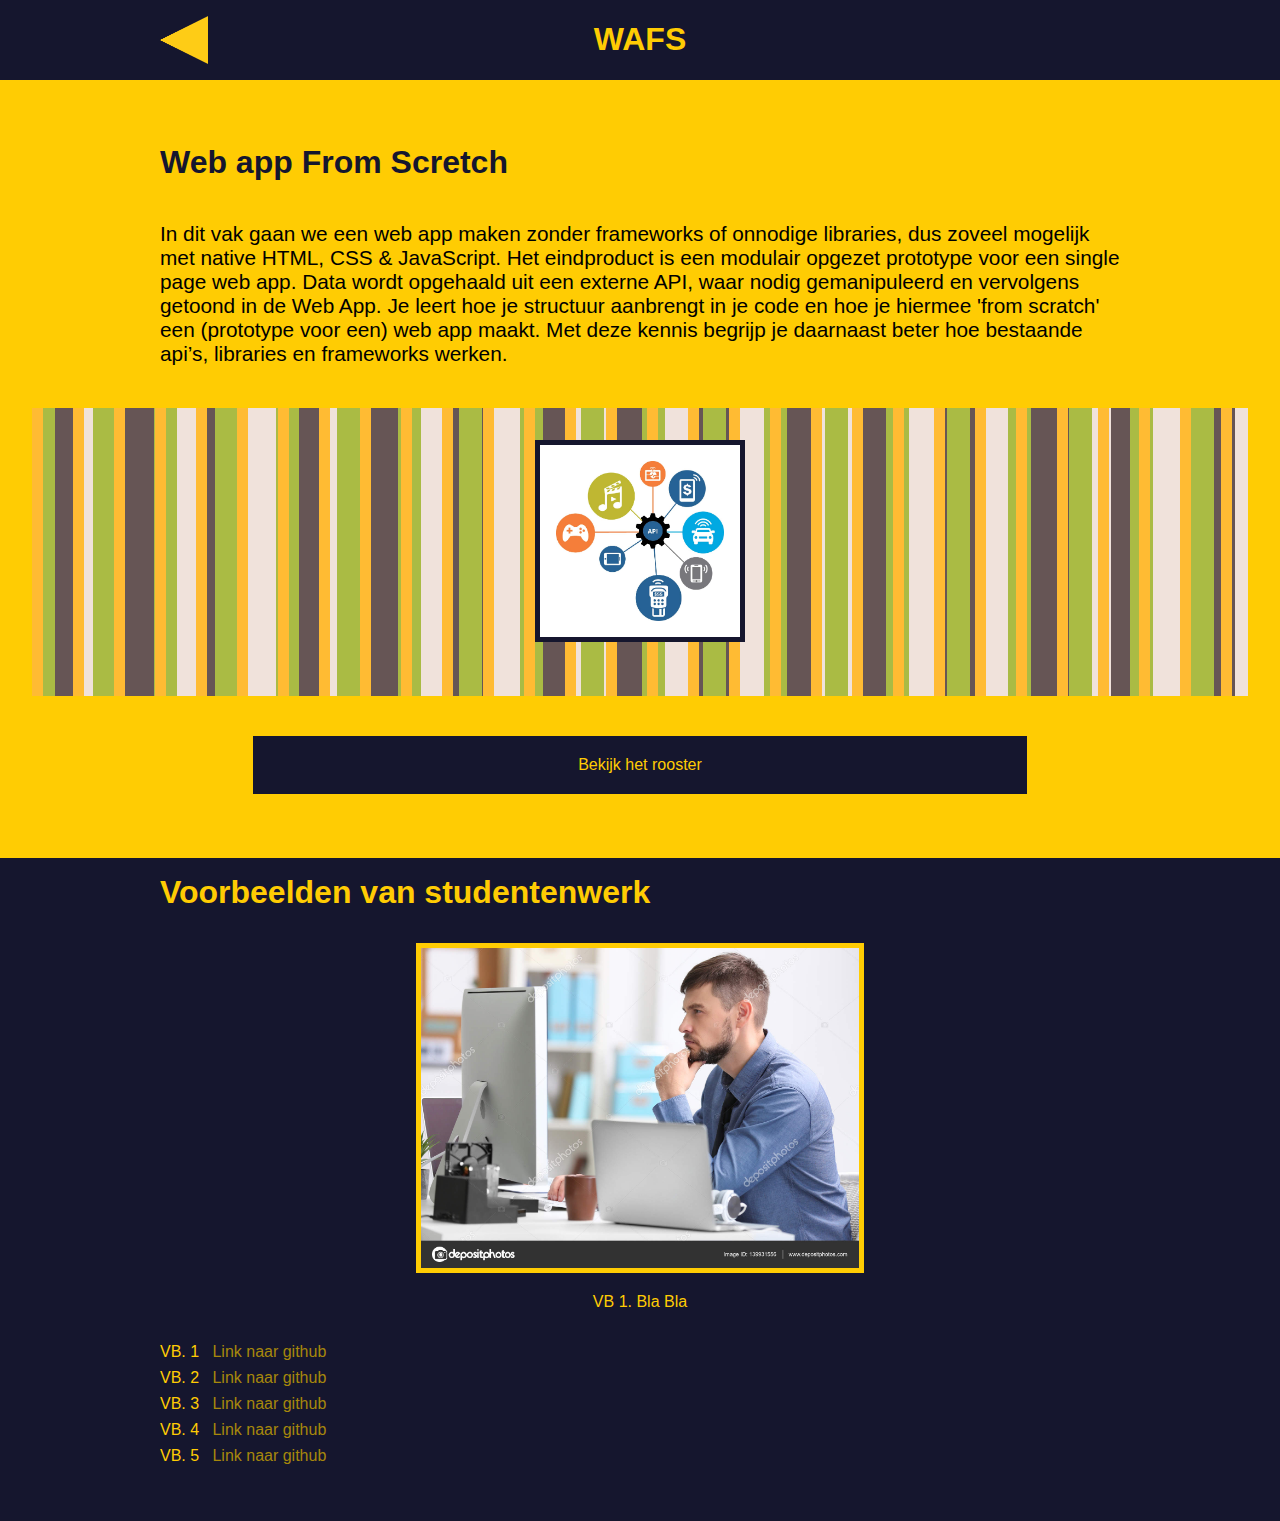
<file: wafs.html>
<!DOCTYPE html>
<html>
  <head>
    <meta charset="utf-8">
    <title>Wafs</title>
    <link rel="stylesheet" href="css.css">
  </head>
  <body>
    <header class="pageHeader">
      <a class="terugKnop" href="index.html"> <img src="img/terug.png" alt=""> </a>
      <h1>WAFS</h1>
      <input id="hamburger" type="checkbox" name="" value=""></input>
      <label for="hamburger"><img src="img/hamburger.png" alt=""></label>
      <aside class="hamburgerMenu">
        <nav>
          <ul>
            <li> <a href="rooster.html">Check het rooster</a> </li>
            <li> <a href="index.html">Terug naar home</a> </li>
            <li> <a id="sluitDan" href="#">Sluit Menu</a> </li>
          </ul>
        </nav>
      </aside>
    </header>
    <main class="pageMain">
      <h3>Web app From Scretch</h3>
      <p> In dit vak gaan we een web app maken zonder frameworks of onnodige libraries, dus zoveel mogelijk met native HTML, CSS & JavaScript. Het eindproduct is een modulair opgezet prototype voor een single page web app. Data wordt opgehaald uit een externe API, waar nodig gemanipuleerd en vervolgens getoond in de Web App. Je leert hoe je structuur aanbrengt in je code en hoe je hiermee 'from scratch' een (prototype voor een) web app maakt. Met deze kennis begrijp je daarnaast beter hoe bestaande api’s, libraries en frameworks werken.
      </p>
      <div class="images eenImg">
        <img src="img/api.jpg" alt="">
      </div>
    </main>
    <section>
      <div class="buttons">
        <a href="rooster.html" class="buttonBlue" type="button" name="button">Bekijk het rooster</a>
      </div>
    </section>
    <article class="besteWerken">
      <h3>Voorbeelden van studentenwerk</h3>
      <div class="slideShow">
        <div class="slideShowFotos">
          <div class="slideShowItem">
            <img src="img/test.jpg" alt="">
            <p>VB 1. Bla Bla</p>
          </div>
          <div class="slideShowItem">
            <img src="img/test2.jpg" alt="">
            <p>VB 2. Bla Bla</p>
          </div>
          <div class="slideShowItem">
            <img src="img/test2.jpg" alt="">
            <p>VB 3. Bla Bla</p>
          </div>
          <div class="slideShowItem">
            <img src="img/test.jpg" alt="">
            <p>VB 4. Bla Bla</p>
          </div>
          <div class="slideShowItem">
            <img src="img/test.jpg" alt="">
            <p>VB 5. Bla Bla</p>
          </div>
        </div>
        <nav>
          <ol>
            <li> <a href="#"  target="_blank">Link naar github</a> </li>
            <li> <a href="#" target="_blank">Link naar github</a> </li>
            <li> <a href="#" target="_blank">Link naar github</a> </li>
            <li> <a href="#" target="_blank">Link naar github</a> </li>
            <li> <a href="#" target="_blank">Link naar github</a> </li>
          </ol>
        </nav>
      </div>
    </article>
    <script type="text/javascript" src="js.js"></script>
  </body>
</html>
</file>
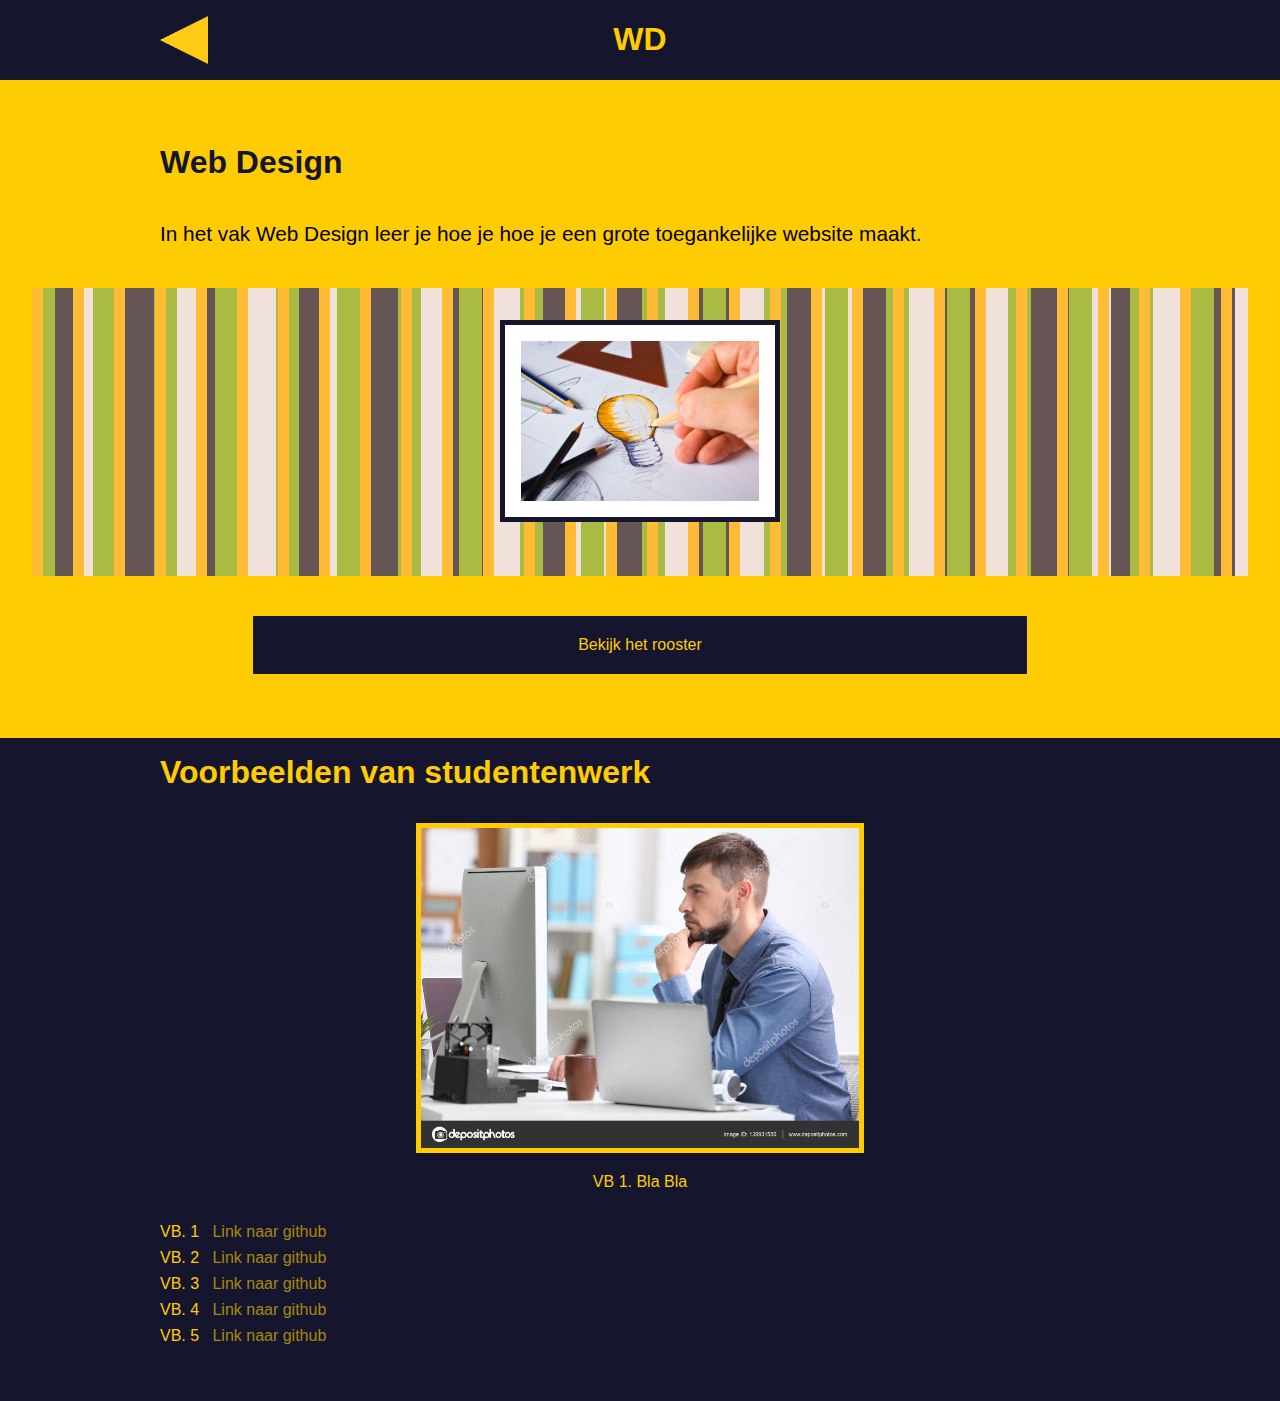
<file: wd.html>
<!DOCTYPE html>
<html>
  <head>
    <meta charset="utf-8">
    <title>WD</title>
    <link rel="stylesheet" href="css.css">
  </head>
  <body>
    <header class="pageHeader">
      <a class="terugKnop" href="index.html"> <img src="img/terug.png" alt=""> </a>
      <h1>WD</h1>
      <input id="hamburger" type="checkbox" name="" value=""></input>
      <label for="hamburger"><img src="img/hamburger.png" alt=""></label>
      <aside class="hamburgerMenu">
        <nav>
          <ul>
            <li> <a href="rooster.html">Check het rooster</a> </li>
            <li> <a href="index.html">Terug naar home</a> </li>
            <li> <a id="sluitDan" href="#">Sluit Menu</a> </li>
          </ul>
        </nav>
      </aside>
    </header>
    <main class="pageMain">
      <h3>Web Design</h3>
      <p> In het vak Web Design leer je hoe je hoe je een grote toegankelijke website maakt.</p>
      <div class="images eenImg">
        <img src="img/webdesign.jpg" alt="">
      </div>
    </main>
    <section>
      <div class="buttons">
        <a href="rooster.html" class="buttonBlue" type="button" name="button">Bekijk het rooster</a>
      </div>
    </section>
    <article class="besteWerken">
      <h3>Voorbeelden van studentenwerk</h3>
      <div class="slideShow">
        <div class="slideShowFotos">
          <div class="slideShowItem">
            <img src="img/test.jpg" alt="">
            <p>VB 1. Bla Bla</p>
          </div>
          <div class="slideShowItem">
            <img src="img/test2.jpg" alt="">
            <p>VB 2. Bla Bla</p>
          </div>
          <div class="slideShowItem">
            <img src="img/test2.jpg" alt="">
            <p>VB 3. Bla Bla</p>
          </div>
          <div class="slideShowItem">
            <img src="img/test.jpg" alt="">
            <p>VB 4. Bla Bla</p>
          </div>
          <div class="slideShowItem">
            <img src="img/test.jpg" alt="">
            <p>VB 5. Bla Bla</p>
          </div>
        </div>
        <nav>
          <ol>
            <li> <a href="#"  target="_blank">Link naar github</a> </li>
            <li> <a href="#" target="_blank">Link naar github</a> </li>
            <li> <a href="#" target="_blank">Link naar github</a> </li>
            <li> <a href="#" target="_blank">Link naar github</a> </li>
            <li> <a href="#" target="_blank">Link naar github</a> </li>
          </ol>
        </nav>
      </div>
    </article>
    <script type="text/javascript" src="js.js"></script>
  </body>
</html>
</file>
<file: css.css>
html{
  scroll-behavior: smooth;
  font-family: sans-serif;
  cursor: default;
  cursor: url('cursor_small.ico'), default;
}

body{
  margin: 0;
  padding: 0;
  box-sizing: border-box;
  overflow-x: hidden;
}

body.rooster{
  overflow-x: auto;
}

body > nav{
  width: calc(100% - 6em);
  /* background-image: url(bg.jpg), linear-gradient(#fff, white); */
  background-color: #ffcc03;
  background-size: cover;
  background-position: center;
  top: 0;
  padding: 3em;
  text-align: center;
}

body nav div div:last-of-type{
  position: fixed;
  top: 0;
  right: 1em;
}

nav h1{
  font-size: 2.5em;
  font-family: sans-serif;
}

nav input[type="email"]{
  opacity: 1
}

@import url('https://fonts.googleapis.com/css?family=Pacifico');

nav label[for="checkuboxu"]{
  top: 1em;
  position: absolute;
  transition: all 0.2s ease-in;
  margin: 6em 3em;
}

nav label[for="appeltje"]{
  width: 60%;
  margin: 2em 22%
}

nav input[type="button"]{
  opacity: 1;
  display: block;
  width: 30%;
  margin: 0 35%;
}

nav input[type="checkbox"]:checked + label{
  padding: 1em;
  border: 5px solid #ffcc03;
  background-color: green;
}

nav input[type="checkbox"]:checked + label[for="checkuboxu"]:before{
  content: "v";
  left: .00001em;
  bottom:-0.4em;
  font-size: 5em;
  font-family: 'Pacifico', cursive;
  text-align: center;
  color: limegreen;
  position: absolute;
  display: inline-block;
}

nav input[type="checkbox"]:not(:checked) + label{
  padding: 1em;
  background-color: tomato;
  border: 5px solid #ffcc03; }

nav label[for="showIets"]{
  border: 3px solid #15162e;
  padding: 1em;
  margin-right: -1em;
  background-color: #ffcc03;
  transition: all 0.3s ease-in-out;
}

nav label[for="showIets"]:hover{
  border: 3px solid #15162e;
  padding: 1em;
  margin-right: -1em;
  background-color: #15162e;
  transition: all 0.3s ease-in-out;
  color: #ffcc03;
}

nav input[type="checkbox"] + div{
  right: -30%
}

nav input[type="checkbox"]:checked + div{
  background-color: #15162e;
  color: #ffcc03;
  position: fixed;
  right: 0;
  top: 3em;
  width: 20em;
  height: 15em;
  -webkit-filter: blur(1px);
-moz-filter: blur(1px);
-o-filter: blur(1px);
-ms-filter: blur(1px);
filter: blur(1px);
}

nav div div:last-of-type div{
  background-color: #15162e;
  color: #ffcc03;
  position: fixed;
  right: -30%;
  top: 3em;
  width: 30%;
  height: 40%;
  transition: 1s all ease-in-out
}

nav input[type="email"]{
  width: 50%;
  margin: 0 25%;
}

a{
  text-decoration: none
}


a:focus{
  outline: 0;
}

nav div div, section div a{
  display: flex;
  flex-direction: column;
  font-family: sans-serif;
}

/* section div a{
  display: flex;
  flex-direction: column;
  font-family: sans-serif;
} */

nav div a:first-of-type, section div a:first-of-type{
  margin: 0.5em;
  font-size: 1em;
  padding: 1em;
  border: none;
  background-color: #15162e;
  color: #ffcc03;
  border: solid 4px #15162e;
  transition: all 0.3s;
  background: linear-gradient(to right, #ffcc03 50%,  #15162e 50%);
  background-size: 200% 100%;
  background-position:right bottom;
}

nav div a:last-of-type{
  margin: 0.5em;
  font-size: 1em;
  padding: 1em;
  border: none;
  background-color: #ffcc03;
  color: #15162e;
  border: solid 4px #15162e;
  transition: all 0.3s;
  background: linear-gradient(to right,  #15162e 50%,  #ffcc03 50%);
  background-size: 200% 100%;
  background-position:right top;
}

/* .buttonBlue{
  margin: 0.5em;
  font-size: 1em;
  padding: 1em;
  border: none;
  background-color: #15162e;
  color: #ffcc03;
  border: solid 4px #15162e;
  transition: all 0.3s;
  background: linear-gradient(to right, #ffcc03 50%,  #15162e 50%);
  background-size: 200% 100%;
  background-position:right bottom;
} */

nav div a:first-of-type:hover, section div a:first-of-type:hover, nav div a:first-of-type:focus, section div a:first-of-type:focus{
  background-color: #ffcc03;
  color: #15162e;
  transform: scale(1.2);
  transition: all 0.3s ease-in-out;
  background-position: left bottom;
}

/* .buttonYellow{
  margin: 0.5em;
  font-size: 1em;
  padding: 1em;
  border: none;
  background-color: #ffcc03;
  color: #15162e;
  border: solid 4px #15162e;
  transition: all 0.3s;
  background: linear-gradient(to right,  #15162e 50%,  #ffcc03 50%);
  background-size: 200% 100%;
  background-position:right top;
} */

nav div a:last-of-type:focus, nav div a:last-of-type:hover{
  background-color: #15162e;
  color: #ffcc03;
  transform: scale(1.2);
  transition: all 0.3s;
  background-position: left bottom;
}

main h2{
  position: absolute;
  font-family: sans-serif;
  color: #15162e;
  margin-top: -0.85em;
  margin-left: 1em;
}

main > h2 + div{
  background-color: #15162e;
  display: flex;
  justify-content: space-around;
  flex-wrap: wrap;
  width: 100%;
  padding: 2em 0;
}

main > h2 + div a, footer a{
  margin: 1em;
}

main > h2 + div a div{
  display: flex;
  flex-direction: column;
  justify-content: center;
  background-color: #ffcc03;
  height: 10em;
  width: 10em;
  text-align: center;
  color: #15162e;
}

main > h2 + div a div p{
  width: 100%;
  font-family: sans-serif;
  font-size: 2em;
  font-weight: bold;
}

main > h2 + div a:focus div, main > h2 + div a:hover div{
  width: calc(10em - 20px);
  height: calc(10em - 20px);
  border: 10px solid #ffcc03;
  background-color: #15162e;
  color: #ffcc03;
  transition: all 0.3s ease-in-out;
}

footer > h2 + div a:focus div, footer > h2 + div a:hover div{
  width: calc(10em - 20px);
  height: calc(10em - 20px);
  border: 10px solid #15162e;
  background-color: #ffcc03;
  color: #15162e;
  transition: all 0.3s ease-in-out;
}

/* .les:focus .css, .les:hover .css{
  width: calc(10em - 20px);
  height: calc(10em - 20px);
  border: 10px solid #ffcc03;
  background-color: #15162e;
  color: #ffcc03;
  transition: all 0.3s ease-in-out;
}

.les:focus .project, .les:hover .project{
  width: calc(10em - 20px);
  height: calc(10em - 20px);
  border: 10px solid #15162e;
  background-color: #ffcc03;
  color: #15162e;
  transition: all 0.3s ease-in-out;
} */

footer h2{
  position: absolute;
  font-family: sans-serif;
  color: #ffcc03;
  margin-top: -0.85em;
  margin-left: 1.1em;
}

footer > h2 + div, main > p + div{
  background-color: #ffcc03;
  display: flex;
  justify-content: space-around;
  flex-wrap: wrap;
  width: 100%;
  padding: 2em 0 ;

  background: hsl(20, 40%, 90%);
  background-image: linear-gradient(90deg, #fb3 11px, transparent 0),
    linear-gradient(90deg, #ab4 23px, transparent 0),
    linear-gradient(90deg, #655 41px, transparent 0);
  background-size: 41px 100%, 61px 100%, 83px 100%;
}

footer > h2 + div a div, main > p + div a div{
  display: flex;
  flex-direction: column;
  justify-content: center;
  background-color: #15162e;
  height: 10em;
  width: 10em;
  text-align: center;
  color: #ffcc03;
}

footer > h2 + div a div p, main > p + div a div p{
  width: 100%;
  font-family: sans-serif;
  font-size: 2em;
  font-weight: bold;
}

/* Andere pagina's  */

body > header{
  display: flex;
  justify-content: space-between;
  text-align: center;
  background-color: #15162e;
  z-index: 3;
}

.pageHeaderFixed{
  position: fixed;
  width: 100%;
  padding: 0;
}

body > header h1{
  color: #ffcc03;
  font-family: sans-serif;
}

body > header img{
  height: 3em;
  width: 3em;
  transform: rotate(0deg);
  transition: all 0.3s ease-in-out
}

body > header a, body > header label {
  display: flex;
  flex-direction: column;
  justify-content: center;
  margin: 0 2em;
}

@keyframes rotateInfinate {
  0%   { transform: rotate(0deg) }
  100% { transform: rotate(360deg) }
}

@keyframes terug {
  0%   { transform: rotate(0deg) }
  25% { transform: rotate(-25deg) }
  75% { transform: rotate(25deg) }
  100% { transform: rotate(0deg) }
}

body > header a:first-of-type:focus, body > header a:first-of-type:hover{
  outline: 0;
  animation: terug 1s infinite;
}

body > header input{
  position: fixed;
  opacity: 0;
}

/* .pageHeader input[type="checkbox"]:focus-within ~ label img{
  animation: rotateInfinate 2s infinite;
} */


body > header input[type="checkbox"]:focus ~ label img{
  animation: rotateInfinate 2s infinite;
}


body > header input:checked ~ label img{
    transform: rotate(180deg);
    transition: all 0.3s ease-in-out
}

header + main{
  background-color: #ffcc03;
}

.pageMain p {
  margin: 0;
  padding: 2em;
}

h3 {
  margin: 0;
  padding: 2em 0 0 2rem;
  color: #15162e
}

main > p + div{
  width: calc(100% - 4em);
  height: 14em;
  display: flex;
  justify-content: center;
  margin: 0 2em;
}

/* .pageMain .eenImg{
  justify-content: space-around;
} */

main > p + div img{
  height: 10em;
  padding: 1em;
  background-color: white;
  border: solid 5px #15162e
}

aside{
  display: none;
  color: white;
  right: calc(-10em - 5px);
  height: 100vh;
  width: 100vw;
  position: fixed;
  background-color: #15162e;
  top: 5em;
  border-left: solid 5px #ffcc03;
  transition: all 0.3s ease-in-out;
}

aside a{
  color: #ffcc03;
  padding: 0.5em;
}

aside li{
  list-style: none;
  text-align: left;
  margin: 0 0 1em 0;
}

aside a:focus{
  animation: bigSmall 1s infinite;
  outline: solid 1px #ffcc03;
  transition: all 0.3s ease-in-out;
}

header > a + h1 + input:checked ~ aside{
  display: block;
  right: 0;
  transition: all 0.3s ease-in-out;
}

main + section div {
  width: calc(100% - 2rem - 10px);
  margin: 0 calc(1rem + 5px);
  text-align: center;
}

/* section .buttons .buttonBlue:focus-within, section .buttons .buttonBlue:hover{
  transform: scale(1.1);
} */

section{
  margin: 0;
  width: 100%;
  background-color: #ffcc03;
  padding: 2em 0;
}

article h3{
  padding: 0 0 2rem 2rem;
  color: #ffcc03;
}

body header + main + section + article {
  padding: 1em 0;
  background-color: #15162e;
}

body header + main + section + article > h3 + div{
  width: 100%;
  position: absolute;
  background-color: #15162e;
  color: #ffcc03;
}

body header + main + section + article > h3 + div ol {
  counter-reset: item;
  margin-left: 0;
  padding-left: 2em;
}
body header + main + section + article > h3 + div li {
  display: block;
  margin-bottom: .5em;
  margin-left: 2em;
  width: 10em;
}

@keyframes bigSmall {
    0% {transform: scale(1.0);}
    50% {transform: scale(1.1)}
    100% {transform: scale(1.0)}
}

body header + main + section + article > h3 + div li:focus-within, body header + main + section + article > h3 + div li:hover {
  animation: bigSmall 1s infinite;
  transition: all 0.3s ease-in-out
}

body header + main + section + article > h3 + div li::before {
  display: inline-block;
  content: "VB. " counter(item) ;
  counter-increment: item;
  width: 3em;
  margin-left: -2em;
}

body header + main + section + article > h3 + div ol{
  padding-bottom: 2rem;
}

body header + main + section + article > h3 + div a{
  text-decoration: none;
  color: #a7880b
}

body header + main + section + article > h3 + div > div{
  width: 500%;
  display: flex;
  justify-content: space-around;
  animation: slideShow 15s infinite;
}

@keyframes slideShowTwee {
    0% { transform: translateX(0); }
    250% { transform: translateX(-25); }
    50% { transform: translateX(-25%); }
    75% { transform: translateX(-80%); }
    100% { transform: translateX(-80%); }
}

@keyframes slideShow {
    0% { transform: translateX(0); }
    10% { transform: translateX(-20); }
    20% { transform: translateX(-20%); }
    30% { transform: translateX(-40%); }
    40% { transform: translateX(-40%); }
    50% { transform: translateX(-60%); }
    60% { transform: translateX(-60%); }
    70% { transform: translateX(-80%); }
    80% { transform: translateX(-80%); }
    90% { transform: translateX(0); }
    100% { transform: translateX(0); }
}

body header + main + section + article > h3 + div > div > div{
  width: 100%;
  text-align: center;
}

body header + main + section + article > h3 + div > div > div img{
  height: 10em;
  border: solid 5px #ffcc03;
}


.basedOn a{
  text-align: center;
  display: flex;
  flex-direction: column;
  justify-content: center;
}

.project p{
  padding: 0;
}

aside.hamburgerMenu{
  z-index: 9;
}

.tabel{
  padding: 5em 0;
}

table a{
  color: #15163e;
  text-decoration: none;
}

table a:focus{
  animation: bigSmall2 1s infinite;
  outline: solid 2px #ffcc03;
  transition: all 0.3s ease-in-out;
}

@keyframes bigSmall {
    0% {transform: scale(1.0);}
    50% {transform: scale(1.1)}
    100% {transform: scale(1.0)}
}

.tg  {border-collapse:collapse;border-spacing:0;}
.tg td{font-family:Arial, sans-serif;font-size:14px;padding:10px 5px;border-style:solid;border-width:5px;overflow:hidden;word-break:normal;border-color:#ffcc03;}
.tg th{font-family:Arial, sans-serif;font-size:14px;font-weight:normal;padding:10px 5px;border-style:solid;border-width:5px;overflow:hidden;word-break:normal;border-color:#ffcc03;}
.tg .tg-baqh{text-align:center;vertical-align:top}
.tg .tg-c3ow{border-color:#ffcc03;text-align:center;vertical-align:top}
.tg .tg-7btt{font-weight:bold;border-color:#ffcc03;text-align:center;vertical-align:top}
.tg .tg-amwm{font-weight:bold;text-align:center;vertical-align:top}
td{width: 4em;}

@media (min-width: 800px) {
  .mainHeader{
    padding: 8em 3em;
  }
  label{
    opacity: 0;
  }
  body nav label{
    opacity: 1
  }
  body nav input[type="email"]{
    display: block;
  }
  input{
    display: none;
  }
  .pageHeader{
    padding: 0 8em;
  }
  .header-text{
    padding: 4em 3em;
    width:  50%;
    margin: 0 25%;
    box-sizing: border-box;
  }
  .vakken, .projecten{
    width: 60%;
    padding: 2em 20%;
  }
  h2{
    font-size: 3em;
  }
  h3{
    padding: 4rem 0 0 10rem;
    font-size: 2em;
  }
  .pageMain p {
    margin: 0;
    padding: 2em 10rem;
    font-size: 1.3rem;
  }
  section .buttons {
    width: calc(100% - 30rem - 10px);
    margin: 0 calc(15rem + 5px) 2rem;
    text-align: center;
  }
  .slideShowItem img {
    height: 20em;
    border: solid 5px #ffcc03;
  }
  article h3 {
    padding: 0 0 2rem 10rem;
    color: #ffcc03;
  }
  .slideShow ol {
    padding-left: 10em;
  }
  .pageMain .project{
    margin: 0 1em;
  }
  .pageMain .project p {
    padding: 0;
  }
  .pageMain .project{
    margin-bottom: 3rem;
  }
  .pageMain .projecten{
    width: calc(100% - 20rem);
    padding: 2em 10rem;
    justify-content: center;
  }
  .pageHeaderFixed{
    position: fixed;
    width: calc(100%  - 16em);
  }
  section .uphigh{
    margin: 9.5em 0 0 0;
  }
}

body h1 span{
font-family: Baskerville, 'Goudy Old Style', Palatino, 'Book Antiqua', serif;
font-style: italic;
font-weight: normal;
}
</file>
<file: alternative.css>
html{
  scroll-behavior: smooth;
  font-family: sans-serif;
}

body{
  margin: 0;
  padding: 0;
  box-sizing: border-box;
  overflow-x: hidden;
}

body.rooster{
  overflow-x: auto;
}

body > nav{
  width: calc(100% - 6em);
  /* background-image: url(bg.jpg), linear-gradient(#fff, white); */
  background-color: #ffcc03;
  background-size: cover;
  background-position: center;
  top: 0;
  padding: 3em;
  text-align: center;
}

nav h1{
  font-size: 2.5em;
  font-family: sans-serif;
}

a{
  text-decoration: none
}


a:focus{
  outline: 0;
}

nav div div, section div a{
  display: flex;
  flex-direction: column;
  font-family: sans-serif;
}

/* section div a{
  display: flex;
  flex-direction: column;
  font-family: sans-serif;
} */

nav div a:first-of-type, section div a:first-of-type{
  margin: 0.5em;
  font-size: 1em;
  padding: 1em;
  border: none;
  background-color: #15162e;
  color: #ffcc03;
  border: solid 4px #15162e;
  transition: all 0.3s;
  background: linear-gradient(to right, #ffcc03 50%,  #15162e 50%);
  background-size: 200% 100%;
  background-position:right bottom;
}

nav div a:last-of-type{
  margin: 0.5em;
  font-size: 1em;
  padding: 1em;
  border: none;
  background-color: #ffcc03;
  color: #15162e;
  border: solid 4px #15162e;
  transition: all 0.3s;
  background: linear-gradient(to right,  #15162e 50%,  #ffcc03 50%);
  background-size: 200% 100%;
  background-position:right top;
}

/* .buttonBlue{
  margin: 0.5em;
  font-size: 1em;
  padding: 1em;
  border: none;
  background-color: #15162e;
  color: #ffcc03;
  border: solid 4px #15162e;
  transition: all 0.3s;
  background: linear-gradient(to right, #ffcc03 50%,  #15162e 50%);
  background-size: 200% 100%;
  background-position:right bottom;
} */

nav div a:first-of-type:hover, section div a:first-of-type:hover, nav div a:first-of-type:focus, section div a:first-of-type:focus{
  background-color: #ffcc03;
  color: #15162e;
  transform: scale(1.2);
  transition: all 0.3s ease-in-out;
  background-position: left bottom;
}

/* .buttonYellow{
  margin: 0.5em;
  font-size: 1em;
  padding: 1em;
  border: none;
  background-color: #ffcc03;
  color: #15162e;
  border: solid 4px #15162e;
  transition: all 0.3s;
  background: linear-gradient(to right,  #15162e 50%,  #ffcc03 50%);
  background-size: 200% 100%;
  background-position:right top;
} */

nav div a:last-of-type:focus, nav div a:last-of-type:hover{
  background-color: #15162e;
  color: #ffcc03;
  transform: scale(1.2);
  transition: all 0.3s;
  background-position: left bottom;
}

main h2{
  position: absolute;
  font-family: sans-serif;
  color: #15162e;
  margin-top: -0.85em;
  margin-left: 1em;
}

main > h2 + div{
  background-color: #15162e;
  display: flex;
  justify-content: space-around;
  flex-wrap: wrap;
  width: 100%;
  padding: 2em 0;
}

main > h2 + div a, footer a{
  margin: 1em;
}

main > h2 + div a div{
  display: flex;
  flex-direction: column;
  justify-content: center;
  background-color: #ffcc03;
  height: 10em;
  width: 10em;
  text-align: center;
  color: #15162e;
}

main > h2 + div a div p{
  width: 100%;
  font-family: sans-serif;
  font-size: 2em;
  font-weight: bold;
}

main > h2 + div a:focus div, main > h2 + div a:hover div{
  width: calc(10em - 20px);
  height: calc(10em - 20px);
  border: 10px solid #ffcc03;
  background-color: #15162e;
  color: #ffcc03;
  transition: all 0.3s ease-in-out;
}

footer > h2 + div a:focus div, footer > h2 + div a:hover div{
  width: calc(10em - 20px);
  height: calc(10em - 20px);
  border: 10px solid #15162e;
  background-color: #ffcc03;
  color: #15162e;
  transition: all 0.3s ease-in-out;
}

/* .les:focus .css, .les:hover .css{
  width: calc(10em - 20px);
  height: calc(10em - 20px);
  border: 10px solid #ffcc03;
  background-color: #15162e;
  color: #ffcc03;
  transition: all 0.3s ease-in-out;
}

.les:focus .project, .les:hover .project{
  width: calc(10em - 20px);
  height: calc(10em - 20px);
  border: 10px solid #15162e;
  background-color: #ffcc03;
  color: #15162e;
  transition: all 0.3s ease-in-out;
} */

footer h2{
  position: absolute;
  font-family: sans-serif;
  color: #ffcc03;
  margin-top: -0.85em;
  margin-left: 1.1em;
}

footer > h2 + div, main > p + div{
  background-color: #ffcc03;
  display: flex;
  justify-content: space-around;
  flex-wrap: wrap;
  width: 100%;
  padding: 2em 0 ;
}

footer > h2 + div a div, main > p + div a div{
  display: flex;
  flex-direction: column;
  justify-content: center;
  background-color: #15162e;
  height: 10em;
  width: 10em;
  text-align: center;
  color: #ffcc03;
}

footer > h2 + div a div p, main > p + div a div p{
  width: 100%;
  font-family: sans-serif;
  font-size: 2em;
  font-weight: bold;
}

/* Andere pagina's  */

body > header{
  display: flex;
  justify-content: space-between;
  text-align: center;
  background-color: #15162e;
  z-index: 3;
}

.pageHeaderFixed{
  position: fixed;
  width: 100%;
  padding: 0;
}

body > header h1{
  color: #ffcc03;
  font-family: sans-serif;
}

body > header img{
  height: 3em;
  width: 3em;
  transform: rotate(0deg);
  transition: all 0.3s ease-in-out
}

body > header a, body > header label {
  display: flex;
  flex-direction: column;
  justify-content: center;
  margin: 0 2em;
}

@keyframes rotateInfinate {
  0%   { transform: rotate(0deg) }
  100% { transform: rotate(360deg) }
}

@keyframes terug {
  0%   { transform: rotate(0deg) }
  25% { transform: rotate(-25deg) }
  75% { transform: rotate(25deg) }
  100% { transform: rotate(0deg) }
}

body > header a:first-of-type:focus, body > header a:first-of-type:hover{
  outline: 0;
  animation: terug 1s infinite;
}

body > header input{
  position: fixed;
  opacity: 0;
}

/* .pageHeader input[type="checkbox"]:focus-within ~ label img{
  animation: rotateInfinate 2s infinite;
} */


body > header input[type="checkbox"]:focus ~ label img{
  animation: rotateInfinate 2s infinite;
}


body > header input:checked ~ label img{
    transform: rotate(180deg);
    transition: all 0.3s ease-in-out
}

header + main{
  background-color: #ffcc03;
}

.pageMain p {
  margin: 0;
  padding: 2em;
}

h3 {
  margin: 0;
  padding: 2em 0 0 2rem;
  color: #15162e
}

 main > p + div{
background-color: #ffcc03;
    display: flex;
    justify-content: space-around;
    flex-wrap: wrap;
    width: 80%;
    padding: 2em 0;
    margin: 0 10%;
}

/* .pageMain .eenImg{
  justify-content: space-around;
} */

main > p + div img{
  height: 10em;
  padding: 1em;
  background-color: white;
  border: solid 5px #15162e
}

aside{
  display: none;
  color: white;
  right: calc(-10em - 5px);
  height: 100vh;
  width: 100vw;
  position: fixed;
  background-color: #15162e;
  top: 5em;
  border-left: solid 5px #ffcc03;
  transition: all 0.3s ease-in-out;
}

aside a{
  color: #ffcc03;
  padding: 0.5em;
}

aside li{
  list-style: none;
  text-align: left;
  margin: 0 0 1em 0;
}

aside a:focus{
  animation: bigSmall 1s infinite;
  outline: solid 1px #ffcc03;
  transition: all 0.3s ease-in-out;
}

header > a + h1 + input:checked ~ aside{
  display: block;
  right: 0;
  transition: all 0.3s ease-in-out;
}

main + section div {
  width: calc(100% - 2rem - 10px);
  margin: 0 calc(1rem + 5px);
  text-align: center;
}

/* section .buttons .buttonBlue:focus-within, section .buttons .buttonBlue:hover{
  transform: scale(1.1);
} */

section{
  margin: 0;
  width: 100%;
  background-color: #ffcc03;
  padding: 2em 0;
}

article h3{
  padding: 0 0 2rem 2rem;
  color: #ffcc03;
}

main > div {
  padding: 1em 0;
  background-color: #15162e;
}

//
/* .slideShow{
  width: 100%;
  position: absolute;
  background-color: #15162e;
  color: #ffcc03;
} */

.slideShow a{
  text-decoration: none;
  color: #a7880b
}

.slideShowFotos{
  width: 500%;
  display: flex;
  justify-content: space-around;
  animation: slideShow 15s infinite;
  position: relative;
  margin-left: 200%;
}

.slideShowFotosTwee{
  width: 100%;
  display: flex;
  justify-content: space-around;
  animation: slideShowTwee 10s infinite;
}

.slideShowFotosTwee img{

}

@keyframes slideShowTwee {
    0% { transform: translateX(0); }
    250% { transform: translateX(-25); }
    50% { transform: translateX(-25%); }
    75% { transform: translateX(-80%); }
    100% { transform: translateX(-80%); }
}

@keyframes slideShow {
    0% { transform: translateX(0); }
    10% { transform: translateX(-20); }
    20% { transform: translateX(-20%); }
    30% { transform: translateX(-40%); }
    40% { transform: translateX(-40%); }
    50% { transform: translateX(-60%); }
    60% { transform: translateX(-60%); }
    70% { transform: translateX(-80%); }
    80% { transform: translateX(-80%); }
    90% { transform: translateX(0); }
    100% { transform: translateX(0); }
}

.slideShowItem{
  width: 100%;
  text-align: center;
}

.slideShowItem img{
  height: 10em;
  border: solid 5px #ffcc03;
}



.basedOn a{
  text-align: center;
  display: flex;
  flex-direction: column;
  justify-content: center;
}

.project p{
  padding: 0;
}

aside.hamburgerMenu{
  z-index: 9;
}

.tabel{
  padding: 5em 0;
}

table a{
  color: #15163e;
  text-decoration: none;
}

table a:focus{
  animation: bigSmall2 1s infinite;
  outline: solid 2px #ffcc03;
  transition: all 0.3s ease-in-out;
}

@keyframes bigSmall {
    0% {transform: scale(1.0);}
    50% {transform: scale(1.1)}
    100% {transform: scale(1.0)}
}

.tg  {border-collapse:collapse;border-spacing:0;}
.tg td{font-family:Arial, sans-serif;font-size:14px;padding:10px 5px;border-style:solid;border-width:5px;overflow:hidden;word-break:normal;border-color:#ffcc03;}
.tg th{font-family:Arial, sans-serif;font-size:14px;font-weight:normal;padding:10px 5px;border-style:solid;border-width:5px;overflow:hidden;word-break:normal;border-color:#ffcc03;}
.tg .tg-baqh{text-align:center;vertical-align:top}
.tg .tg-c3ow{border-color:#ffcc03;text-align:center;vertical-align:top}
.tg .tg-7btt{font-weight:bold;border-color:#ffcc03;text-align:center;vertical-align:top}
.tg .tg-amwm{font-weight:bold;text-align:center;vertical-align:top}
td{width: 4em;}

@media (min-width: 800px) {
  .mainHeader{
    padding: 8em 3em;
  }
  label{
    opacity: 0;
  }
  input{
    display: none;
  }
  .pageHeader{
    padding: 0 8em;
  }
  .header-text{
    padding: 4em 3em;
    width:  50%;
    margin: 0 25%;
    box-sizing: border-box;
  }
  .vakken, .projecten{
    width: 60%;
    padding: 2em 20%;
  }
  h2{
    font-size: 3em;
  }
  h3{
    padding: 4rem 0 0 10rem;
    font-size: 2em;
  }
  .pageMain p {
    margin: 0;
    padding: 2em 10rem;
    font-size: 1.3rem;
  }
  section .buttons {
    width: calc(100% - 30rem - 10px);
    margin: 0 calc(15rem + 5px) 2rem;
    text-align: center;
  }
  .slideShowItem img {
    height: 20em;
    border: solid 5px #ffcc03;
  }
  article h3 {
    padding: 0 0 2rem 10rem;
    color: #ffcc03;
  }
  .slideShow ol {
    padding-left: 10em;
  }
  .pageMain .project{
    margin: 0 1em;
  }
  .pageMain .project p {
    padding: 0;
  }
  .pageMain .project{
    margin-bottom: 3rem;
  }
  .pageMain .projecten{
    width: calc(100% - 20rem);
    padding: 2em 10rem;
    justify-content: center;
  }
  .pageHeaderFixed{
    position: fixed;
    width: calc(100%  - 16em);
  }
  section .uphigh{
    margin: 9.5em 0 0 0;
  }
}
</file>
<file: rooster.css>
*{
  cursor: url('cursor_small.ico'), default;
  font-family: sans-serif;
}

body{
  margin: 0;
  box-sizing: border-box;
}

body > header{
  display: flex;
  justify-content: space-between;
  text-align: center;
  background-color: #15162e;
  z-index: 3;
  width: 100vw;
}
body > header h1{
  color: #ffcc03;
  font-family: sans-serif;
  margin-left: -8em
}
body > header img{
  height: 3em;
  width: 3em;
  margin-left: 8em;
  transform: rotate(0deg);
  transition: all 0.3s ease-in-out
}
body > header a, body > header label {
  display: flex;
  flex-direction: column;
  justify-content: center;
  margin: 0 2em;
}
@keyframes terug {
  0%   { transform: rotate(0deg) }
  25% { transform: rotate(-25deg) }
  75% { transform: rotate(25deg) }
  100% { transform: rotate(0deg) }
}

body > header a:first-of-type:focus, body > header a:first-of-type:hover{
  outline: 0;
  animation: terug 1s infinite;
}

main > div div:first-of-type{
  grid-area: div1;
}

main > div div:nth-of-type(2){
  grid-area: div2;
}

main > div div:last-of-type{
  grid-area: div3;
}

main > div{
  /* display: grid;
  grid-template-areas:
    "div1"
    "div2"
    "div3"; */
}

main > div{
  text-align: center;
  display: grid;
  grid-template-columns: 1fr 1fr 1fr 1fr 1fr 1fr 1fr 1fr 1fr 1fr 1fr 1fr 1fr 1fr 1fr 1fr 1fr 1fr 1fr 1fr;
}

main > div a, main > div p {
  width: 100%;
  height: 100%;
}

a{
  text-decoration: none;
  color: #15162e;
  transition: 0.3s all ease-in-out
}

main > div a:focus, main > div a:hover{
  outline: 0;
  color: #ffcc03;
  background-color: #15162e
}

aside{
  background-color: #ffce01;
  position: fixed;
  bottom: 0;
  width: 100%;
  text-align: center;
}

form{
  display: flex;
flex-wrap: wrap;
justify-content: space-around;
flex-direction: column;
padding: 0 0 7em 0;
}

form input, form textarea{
  width: 30em;
  margin: 0 auto;
}

form label{
  text-align: center;
}

form input:focus{
  outline: 0;
}

form input[type="submit"]{
  margin-top: 1em;
  width: 10em;
}

-webkit-autofill {
  -webkit-text-fill-color: yellow !important;
}

form input[type="text"]:invalid, form input[type="email"]:invalid{
  -webkit-appearance: none;
  -moz-appearance: none!important;
  transition: all 1s ease-in-out;
  background: linear-gradient(to right, tomato 50%, lime 50%);
  background-size: 200% 100%;
  background-position:left bottom;
  border: none;
  height: 1.4em;
  border: 3px solid tomato;

}
form input[type="text"]:valid, form input[type="email"]:valid {
    background-position: right bottom;
    border: 3px solid lime;
}

form label:last-of-type{
  margin: 0 25%;
width: 50%;
}
</file>
